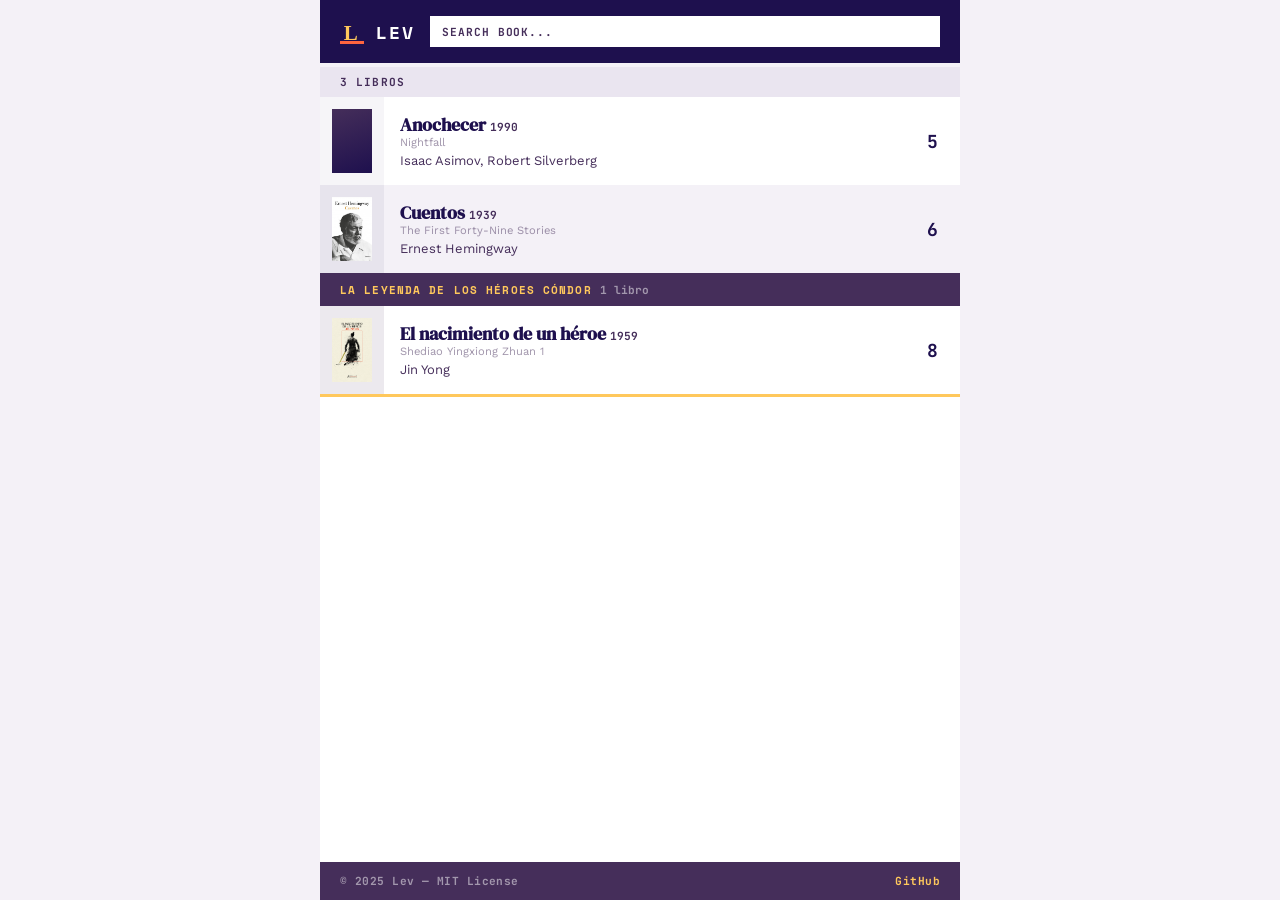
<file: index.html>
<!DOCTYPE html>
<html lang="es">
<head>
<meta charset="UTF-8">
<meta name="viewport" content="width=device-width, initial-scale=1.0">
<meta name="description" content="Lev — Personal book tracker">
<title>Lev</title>
<link rel="icon" href="assets/logo.svg" type="image/svg+xml">
</head>
<body>

<!-- Toolbar -->
<nav class="bg-deep flex items-center gap-4 px-5 py-4 w-full">
  <a href="/" class="flex items-center gap-3 shrink-0" style="text-decoration:none">
    <img src="assets/logo.svg" alt="" class="w-6 h-6">
    <mark class="font-brand text-lg fw-700 uppercase tracking-wide color-white bg-deep">Lev</mark>
  </a>
  <search class="flex-1">
    <input id="search" type="search" placeholder="Search book..." class="w-full bg-white color-deep font-body text-sm py-2 px-3 search-input">
  </search>
</nav>
<div class="bg-orange accent-strip"></div>

<!-- Book List -->
<main class="bg-white max-w-app mx-auto flex-1 w-full">
  <output id="book-count" class="bg-surface-alt color-mid font-mono text-xs fw-700 tracking-wide uppercase block px-5 py-2"></output>
  <div id="book-list"></div>
</main>

<!-- Footer -->
<footer class="bg-purple flex items-center justify-between flex-wrap gap-2 px-5 py-3 max-w-app mx-auto w-full">
  <small class="font-mono text-xs fw-700 color-white-50 tracking-sm">&copy; 2025 Lev &mdash; MIT License</small>
  <a href="https://github.com/santiagoferreira/books" target="_blank" rel="noopener" class="font-mono text-xs fw-700 color-yellow tracking-sm footer-link">GitHub</a>
</footer>

<!-- Book Detail Dialog -->
<dialog id="book-detail" class="book-dialog">
  <header id="detail-header" class="bg-deep px-5 py-5 flex items-start justify-between">
    <div>
      <h2 id="detail-title" class="font-title text-xl color-white leading-tight"></h2>
      <p id="detail-subtitle" class="font-body text-sm color-white-65 italic mt-1" hidden></p>
      <p id="detail-original" class="font-body text-sm color-white-50 mt-1" hidden></p>
      <p id="detail-saga" class="detail-saga-badge font-mono text-xs fw-700 color-yellow bg-purple uppercase tracking-sm" hidden></p>
    </div>
    <button id="detail-close" class="bg-purple color-white font-mono text-sm fw-700 py-1 px-3 uppercase tracking-wide close-btn">CLOSE</button>
  </header>
  <div class="bg-orange accent-strip"></div>
  <div id="detail-body" class="detail-grid">
    <aside id="detail-cover-col" class="bg-purple flex items-start justify-center p-4">
      <figure id="detail-cover-wrap"></figure>
    </aside>
    <div id="detail-meta-col" class="flex flex-col">
      <p id="detail-author" class="bg-surface font-body fw-600 text-base color-orange px-4 py-3"></p>
      <div id="detail-meta-rows"></div>
    </div>
  </div>
  <section id="detail-score-section" class="detail-score-strip bg-surface-alt flex items-center">
    <data id="detail-score" class="bg-orange color-white font-mono text-3xl fw-700 text-center detail-score-number"></data>
    <p class="font-brand text-xs uppercase tracking-wider color-mid px-4 py-3">Personal Score</p>
  </section>
  <section id="detail-review-section" class="bg-deep p-5">
    <h3 class="font-mono text-xs fw-700 uppercase tracking-wide color-yellow mb-3">Review</h3>
    <blockquote id="detail-review" class="font-title text-lg leading-relaxed color-white"></blockquote>
  </section>
</dialog>

<!-- Templates -->
<template id="tpl-book-row">
  <article class="book-row">
    <div class="book-cover-col" data-slot="cover"></div>
    <div class="flex-1 flex flex-col justify-center px-4 py-3 min-w-0">
      <h3 class="row-title font-title text-lg leading-tight color-deep" data-slot="title">
        <time class="font-mono text-xs fw-700 color-mid" data-slot="year"></time>
      </h3>
      <p class="row-subtitle font-body text-xs color-mid italic" data-slot="subtitle" hidden></p>
      <p class="row-original font-body text-xs color-mid" data-slot="original" hidden></p>
      <p class="row-author font-body text-sm color-mid mt-1" data-slot="author"></p>
    </div>
    <div class="score-col-w shrink-0 flex items-center justify-center">
      <data class="book-score" data-slot="score"></data>
    </div>
  </article>
</template>

<template id="tpl-saga-header">
  <div class="saga-header bg-purple px-5 py-2 flex items-center gap-2">
    <span class="font-brand text-xs fw-700 color-yellow uppercase tracking-wide" data-slot="saga-name"></span>
    <span class="font-mono text-xs fw-700 color-white-50" data-slot="saga-count"></span>
  </div>
</template>

<template id="tpl-saga-end">
  <div class="saga-end"></div>
</template>

<template id="tpl-meta-row">
  <div class="meta-row">
    <span class="meta-label-w shrink-0 flex items-center font-mono text-xs fw-700 uppercase tracking-wide color-mid px-3 py-2" data-slot="label"></span>
    <span class="flex items-center color-deep px-3 py-2" data-slot="value"></span>
  </div>
</template>

<!-- Help Dialog -->
<dialog id="help" class="help-dialog">
  <header class="bg-deep px-5 py-4 flex items-center justify-between">
    <h2 class="font-brand text-base fw-700 uppercase tracking-wide color-white">Keyboard Shortcuts</h2>
    <button class="bg-purple color-white font-mono text-sm fw-700 py-1 px-3 uppercase tracking-wide close-btn help-close-btn">CLOSE</button>
  </header>
  <div class="bg-orange accent-strip"></div>
  <dl class="help-list bg-white p-5">
    <div class="flex items-center gap-3 py-2">
      <dt><kbd class="bg-surface font-mono text-xs fw-700 color-deep px-2 py-1">&darr;</kbd> <kbd class="bg-surface font-mono text-xs fw-700 color-deep px-2 py-1">&uarr;</kbd></dt>
      <dd class="font-body text-sm color-mid">Navigate book list</dd>
    </div>
    <div class="flex items-center gap-3 py-2">
      <dt><kbd class="bg-surface font-mono text-xs fw-700 color-deep px-2 py-1">Enter</kbd></dt>
      <dd class="font-body text-sm color-mid">Open selected book</dd>
    </div>
    <div class="flex items-center gap-3 py-2">
      <dt><kbd class="bg-surface font-mono text-xs fw-700 color-deep px-2 py-1">Esc</kbd></dt>
      <dd class="font-body text-sm color-mid">Close dialog / blur search</dd>
    </div>
    <div class="flex items-center gap-3 py-2">
      <dt><kbd class="bg-surface font-mono text-xs fw-700 color-deep px-2 py-1">F</kbd></dt>
      <dd class="font-body text-sm color-mid">Focus search bar</dd>
    </div>
    <div class="flex items-center gap-3 py-2">
      <dt><kbd class="bg-surface font-mono text-xs fw-700 color-deep px-2 py-1">?</kbd></dt>
      <dd class="font-body text-sm color-mid">Show this help</dd>
    </div>
  </dl>
</dialog>

<style>
/* ========================================
   @font-face & Design Tokens (outside layers)
   ======================================== */
@font-face {
  font-family: 'SpaceMono';
  src: url('assets/space-mono-700.woff2') format('woff2');
  font-weight: 700;
  font-style: normal;
  font-display: swap;
}
@font-face {
  font-family: 'DMSerif';
  src: url('assets/dm-serif-display-400.woff2') format('woff2');
  font-weight: 400;
  font-style: normal;
  font-display: swap;
}
@font-face {
  font-family: 'WorkSans';
  src: url('assets/work-sans-400.woff2') format('woff2');
  font-weight: 400;
  font-style: normal;
  font-display: swap;
}
@font-face {
  font-family: 'WorkSans';
  src: url('assets/work-sans-600.woff2') format('woff2');
  font-weight: 600;
  font-style: normal;
  font-display: swap;
}
@font-face {
  font-family: 'JetBrainsMono';
  src: url('assets/jetbrains-mono-700.woff2') format('woff2');
  font-weight: 700;
  font-style: normal;
  font-display: swap;
}

:root {
  --c-deep: #1E104E;
  --c-purple: #452E5A;
  --c-orange: #FF653F;
  --c-yellow: #FFC85C;
  --c-white: #FFFFFF;
  --surface: #F4F1F7;
  --surface-alt: #EAE5F0;

  --f-brand: 'SpaceMono', monospace;
  --f-title: 'DMSerif', serif;
  --f-body: 'WorkSans', sans-serif;
  --f-mono: 'JetBrainsMono', monospace;

  --text-xs: 0.7rem;
  --text-sm: 0.8125rem;
  --text-base: 0.9375rem;
  --text-lg: 1.125rem;
  --text-xl: 1.5rem;
  --text-2xl: 2rem;
  --text-3xl: 2.75rem;

  --sp-1: 0.25rem;
  --sp-2: 0.5rem;
  --sp-3: 0.75rem;
  --sp-4: 1rem;
  --sp-5: 1.25rem;
  --sp-6: 1.5rem;
  --sp-8: 2rem;
}

@layer reset, utility, component;

/* ========================================
   @layer reset
   ======================================== */
@layer reset {
  *, *::before, *::after { margin: 0; padding: 0; box-sizing: border-box; }
  body {
    font-family: var(--f-body);
    font-size: var(--text-base);
    color: var(--c-deep);
    background: var(--surface);
    -webkit-font-smoothing: antialiased;
    min-height: 100dvh;
    display: flex;
    flex-direction: column;
  }
  a { color: inherit; }
  button { cursor: pointer; border: none; font: inherit; }
  input { border: none; font: inherit; outline: none; }
  img { display: block; max-width: 100%; }
  dl, dt, dd { margin: 0; }
}

/* ========================================
   @layer utility
   ======================================== */
@layer utility {
  .bg-deep { background: var(--c-deep); }
  .bg-purple { background: var(--c-purple); }
  .bg-orange { background: var(--c-orange); }
  .bg-yellow { background: var(--c-yellow); }
  .bg-white { background: var(--c-white); }
  .bg-surface { background: var(--surface); }
  .bg-surface-alt { background: var(--surface-alt); }

  .color-deep { color: var(--c-deep); }
  .color-purple { color: var(--c-purple); }
  .color-orange { color: var(--c-orange); }
  .color-yellow { color: var(--c-yellow); }
  .color-white { color: var(--c-white); }
  .color-mid { color: var(--c-purple); }
  .color-white-50 { color: rgba(255,255,255,0.5); }
  .color-white-65 { color: rgba(255,255,255,0.65); }

  .font-brand { font-family: var(--f-brand); }
  .font-title { font-family: var(--f-title); }
  .font-body { font-family: var(--f-body); }
  .font-mono { font-family: var(--f-mono); }

  .text-xs { font-size: var(--text-xs); }
  .text-sm { font-size: var(--text-sm); }
  .text-base { font-size: var(--text-base); }
  .text-lg { font-size: var(--text-lg); }
  .text-xl { font-size: var(--text-xl); }
  .text-2xl { font-size: var(--text-2xl); }
  .text-3xl { font-size: var(--text-3xl); }

  .fw-400 { font-weight: 400; }
  .fw-600 { font-weight: 600; }
  .fw-700 { font-weight: 700; }

  .uppercase { text-transform: uppercase; }
  .italic { font-style: italic; }
  .leading-tight { line-height: 1.2; }
  .leading-relaxed { line-height: 1.55; }
  .tracking-sm { letter-spacing: 0.04em; }
  .tracking-wide { letter-spacing: 0.1em; }
  .tracking-wider { letter-spacing: 0.12em; }
  .text-center { text-align: center; }

  .p-1 { padding: var(--sp-1); }
  .p-2 { padding: var(--sp-2); }
  .p-3 { padding: var(--sp-3); }
  .p-4 { padding: var(--sp-4); }
  .p-5 { padding: var(--sp-5); }
  .p-6 { padding: var(--sp-6); }
  .px-2 { padding-inline: var(--sp-2); }
  .px-3 { padding-inline: var(--sp-3); }
  .px-4 { padding-inline: var(--sp-4); }
  .px-5 { padding-inline: var(--sp-5); }
  .py-1 { padding-block: var(--sp-1); }
  .py-2 { padding-block: var(--sp-2); }
  .py-3 { padding-block: var(--sp-3); }
  .py-4 { padding-block: var(--sp-4); }
  .py-5 { padding-block: var(--sp-5); }
  .mt-1 { margin-top: var(--sp-1); }
  .mt-2 { margin-top: var(--sp-2); }
  .mb-3 { margin-bottom: var(--sp-3); }
  .mx-auto { margin-inline: auto; }
  .gap-2 { gap: var(--sp-2); }
  .gap-3 { gap: var(--sp-3); }
  .gap-4 { gap: var(--sp-4); }

  .flex { display: flex; }
  .flex-col { flex-direction: column; }
  .flex-1 { flex: 1; }
  .flex-wrap { flex-wrap: wrap; }
  .items-center { align-items: center; }
  .items-start { align-items: flex-start; }
  .items-stretch { align-items: stretch; }
  .justify-center { justify-content: center; }
  .justify-between { justify-content: space-between; }
  .shrink-0 { flex-shrink: 0; }
  .grid { display: grid; }
  .block { display: block; }
  .hidden { display: none; }

  .w-full { width: 100%; }
  .w-6 { width: 1.5rem; }
  .h-6 { height: 1.5rem; }
  .max-w-app { max-width: 640px; }

  .cover-sm { width: 44px; height: 64px; }
  .cover-lg { width: 88px; height: 130px; }
  .score-col-w { width: 56px; }
  .cover-col-w { width: 64px; }
  .meta-label-w { width: 90px; }

  .object-cover { object-fit: cover; }
  .min-w-0 { min-width: 0; }
}

/* ========================================
   @layer component
   ======================================== */
@layer component {
  .accent-strip { height: 4px; }

  .search-input {
    transition: background 0.15s;
    &::placeholder {
      color: var(--c-purple);
      font-family: var(--f-mono);
      font-size: var(--text-xs);
      text-transform: uppercase;
      letter-spacing: 0.08em;
    }
    &:focus {
      background: var(--c-yellow);
    }
  }

  .book-row {
    display: flex;
    align-items: stretch;
    cursor: pointer;
    transition: background 0.1s;
    background: var(--c-white);
    &:nth-child(even) { background: var(--surface); }
    &:nth-child(even) .book-cover-col { background: rgba(30,16,78,0.06); }
    &:hover { background: var(--c-yellow); }
    &:hover .book-score { background: var(--c-deep); color: var(--c-yellow); }
    &:hover .book-cover-col { background: rgba(30,16,78,0.08); }
    &.selected { background: var(--surface-alt); }
    &.selected .book-cover-col { background: rgba(30,16,78,0.08); }
  }

  .book-cover-col {
    width: 64px;
    flex-shrink: 0;
    display: flex;
    align-items: center;
    justify-content: center;
    padding: var(--sp-3);
    background: rgba(30,16,78,0.04);
  }

  .book-score {
    font-family: var(--f-mono);
    font-size: var(--text-lg);
    font-weight: 700;
    color: var(--c-deep);
    transition: background 0.1s, color 0.1s;
    width: 100%;
    height: 100%;
    display: flex;
    align-items: center;
    justify-content: center;
  }
  .book-score-high { background: var(--c-orange); color: var(--c-white); }

  .cover-ph { display: flex; align-items: center; justify-content: center; }
  .ph-0 { background: linear-gradient(160deg, var(--c-orange), var(--c-yellow)); }
  .ph-1 { background: linear-gradient(160deg, var(--c-purple), var(--c-deep)); }
  .ph-2 { background: linear-gradient(160deg, var(--c-deep), var(--c-orange)); }
  .ph-3 { background: linear-gradient(160deg, var(--c-yellow), var(--c-orange)); }
  .ph-4 { background: linear-gradient(160deg, var(--c-purple), var(--c-orange)); }

  /* Text overflow — fixed row height */
  .row-title {
    display: -webkit-box;
    -webkit-line-clamp: 2;
    -webkit-box-orient: vertical;
    overflow: hidden;
  }
  .row-subtitle {
    opacity: 0.7;
    margin-top: 1px;
    display: -webkit-box;
    -webkit-line-clamp: 2;
    -webkit-box-orient: vertical;
    overflow: hidden;
  }
  .row-original {
    opacity: 0.5;
    margin-top: 1px;
    white-space: nowrap;
    overflow: hidden;
    text-overflow: ellipsis;
  }
  .row-author {
    white-space: nowrap;
    overflow: hidden;
    text-overflow: ellipsis;
  }

  /* Saga group header */
  .saga-header {
    /* styled via utility classes in template */
  }

  /* Saga end separator */
  .saga-end {
    height: 3px;
    background: var(--c-yellow);
  }

  /* Saga group — cover col tint */
  .saga-group .book-row .book-cover-col {
    background: rgba(69,46,90,0.1);
  }
  .saga-group .book-row:nth-child(even) .book-cover-col {
    background: rgba(69,46,90,0.14);
  }

  /* Detail saga badge */
  .detail-saga-badge {
    display: inline-block;
    padding: 0.15rem 0.5rem;
    margin-top: 0.5rem;
  }

  .detail-grid { display: grid; grid-template-columns: 120px 1fr; }
  .detail-score-number { width: 120px; flex-shrink: 0; padding: var(--sp-3) 0; }

  .meta-row {
    display: flex;
    background: var(--c-white);
    &:nth-child(odd) { background: var(--surface); }
  }

  .close-btn {
    transition: background 0.1s;
    &:hover { background: var(--c-orange); }
  }

  .footer-link {
    text-decoration: none;
    transition: color 0.1s;
    &:hover { color: var(--c-orange); }
  }

  dialog {
    border: none;
    padding: 0;
    max-width: 640px;
    width: 100%;
    margin: auto;
    overflow: hidden;
    background: var(--c-white);
    &::backdrop { background: rgba(30,16,78,0.6); }
    opacity: 1;
    transform: scale(1);
    transition: opacity 0.2s ease, transform 0.2s ease,
                overlay 0.2s ease allow-discrete,
                display 0.2s ease allow-discrete;
    @starting-style { opacity: 0; transform: scale(0.95); }
    &:not([open]) { opacity: 0; transform: scale(0.95); }
  }

  .help-list div {
    &:nth-child(even) { background: var(--surface); }
  }

  @media (max-width: 640px) {
    dialog {
      max-width: 100%;
      max-height: 100%;
      width: 100vw;
      height: 100dvh;
      margin: 0;
    }
    .detail-grid { grid-template-columns: 1fr; }
    .detail-score-strip { flex-direction: column; }
    .detail-score-number { width: 100%; }
    footer { flex-direction: column; align-items: flex-start; }
  }

  @media (min-width: 641px) {
    nav { max-width: 640px; margin-inline: auto; }
    .accent-strip { max-width: 640px; margin-inline: auto; }
  }
}
</style>

<script type="module">
  // Data source: local db.json controlled by the user.
  // DOM construction uses safe textContent and createElement where possible.
  // Template strings for structural HTML only — no user-facing input is rendered.

  // --- Data ---
  const response = await fetch('db.json');
  const allBooks = await response.json();

  // --- DOM refs ---
  const bookList = document.getElementById('book-list');
  const bookCount = document.getElementById('book-count');
  const searchInput = document.getElementById('search');
  const detailDialog = document.getElementById('book-detail');
  const helpDialog = document.getElementById('help');
  const detailTitle = document.getElementById('detail-title');
  const detailSubtitle = document.getElementById('detail-subtitle');
  const detailOriginal = document.getElementById('detail-original');
  const detailSaga = document.getElementById('detail-saga');
  const detailAuthor = document.getElementById('detail-author');
  const detailCoverWrap = document.getElementById('detail-cover-wrap');
  const detailMetaRows = document.getElementById('detail-meta-rows');
  const detailScore = document.getElementById('detail-score');
  const detailReviewSection = document.getElementById('detail-review-section');
  const detailReview = document.getElementById('detail-review');

  // --- State ---
  let displayedBooks = [];
  let selectedIndex = -1;

  // --- Fuzzy search (trigram) ---
  const trigrams = (str) => {
    const s = str.toLowerCase();
    if (s.length < 3) return new Set([s]);
    const set = new Set();
    for (let i = 0; i <= s.length - 3; i++) set.add(s.slice(i, i + 3));
    return set;
  };

  const trigramScore = (query, text) => {
    const qTri = trigrams(query);
    const tTri = trigrams(text);
    let matches = 0;
    for (const t of qTri) if (tTri.has(t)) matches++;
    return qTri.size === 0 ? 0 : matches / qTri.size;
  };

  const bookMatchesQuery = (book, query) => {
    const fields = [
      book.title,
      book.subtitle ?? '',
      book.original_title ?? '',
      book.saga?.name ?? '',
      ...(book.authors?.map(a => a.name) ?? [])
    ];
    return fields.some(f => trigramScore(query, f) >= 0.3);
  };

  // --- Sorting: saga groups + alphabetical ---
  // Books with a saga group together. Groups sort by saga name among standalone books.
  // Within a group, books sort by saga.order. Standalone books sort by title.
  const sortBooks = (books) => {
    // Separate saga books and standalone books
    const sagas = new Map(); // saga name -> [books]
    const standalone = [];

    for (const book of books) {
      if (book.saga?.name) {
        const key = book.saga.name;
        if (!sagas.has(key)) sagas.set(key, []);
        sagas.get(key).push(book);
      } else {
        standalone.push(book);
      }
    }

    // Sort standalone alphabetically
    standalone.sort((a, b) => a.title.localeCompare(b.title, 'es'));

    // Sort each saga group by order
    for (const group of sagas.values()) {
      group.sort((a, b) => (a.saga.order ?? 0) - (b.saga.order ?? 0));
    }

    // Merge: saga groups sort by their name among standalone titles
    // Build a unified list of { type: 'standalone', book } | { type: 'saga', name, books }
    const entries = [];
    for (const book of standalone) entries.push({ type: 'standalone', sortKey: book.title, book });
    for (const [name, books] of sagas) entries.push({ type: 'saga', sortKey: name, name, books });
    entries.sort((a, b) => a.sortKey.localeCompare(b.sortKey, 'es'));

    return entries;
  };

  // --- Templates ---
  const bookRowTpl = document.getElementById('tpl-book-row');
  const sagaHeaderTpl = document.getElementById('tpl-saga-header');
  const sagaEndTpl = document.getElementById('tpl-saga-end');
  const metaRowTpl = document.getElementById('tpl-meta-row');

  const slot = (root, name) => root.querySelector(`[data-slot="${name}"]`);

  // --- Cover helpers ---
  const gradientClass = (id) => `ph-${id % 5}`;

  const createCoverEl = (book, size = 'sm') => {
    const cls = size === 'sm' ? 'cover-sm' : 'cover-lg';
    const defaultCover = book.covers?.find(c => c.default);

    if (defaultCover) {
      const img = document.createElement('img');
      img.src = defaultCover.file;
      img.alt = '';
      img.className = `${cls} object-cover`;
      img.onerror = () => {
        const ph = document.createElement('div');
        ph.className = `${cls} cover-ph ${gradientClass(book.id)}`;
        img.replaceWith(ph);
      };
      return img;
    }

    const ph = document.createElement('div');
    ph.className = `${cls} cover-ph ${gradientClass(book.id)}`;
    return ph;
  };

  // --- Build a single book row from template ---
  const buildBookRow = (book, flatIndex) => {
    const frag = bookRowTpl.content.cloneNode(true);
    const article = frag.querySelector('article');
    article.dataset.index = flatIndex;

    slot(frag, 'cover').appendChild(createCoverEl(book));

    const titleEl = slot(frag, 'title');
    titleEl.prepend(book.title + ' ');
    const yearEl = slot(frag, 'year');
    if (book.first_publishing_date) {
      yearEl.textContent = book.first_publishing_date;
    } else {
      yearEl.remove();
    }

    // Subtitle
    const subtitleEl = slot(frag, 'subtitle');
    if (book.subtitle) {
      subtitleEl.textContent = book.subtitle;
      subtitleEl.hidden = false;
    } else {
      subtitleEl.remove();
    }

    // Original title
    const origEl = slot(frag, 'original');
    if (book.original_title && book.original_title !== book.title) {
      origEl.textContent = book.original_title;
      origEl.hidden = false;
    } else {
      origEl.remove();
    }

    // Author
    const authorEl = slot(frag, 'author');
    const authors = book.authors?.map(a => a.name).join(', ');
    if (authors) {
      authorEl.textContent = authors;
    } else {
      authorEl.remove();
    }

    // Score
    const scoreEl = slot(frag, 'score');
    const hasScore = book.score != null;
    scoreEl.textContent = hasScore ? book.score : '\u2013';
    if (hasScore) scoreEl.value = book.score;
    if (hasScore && book.score >= 9) scoreEl.classList.add('book-score-high');

    return frag;
  };

  // --- Render book list with saga grouping ---
  const renderBooks = (books) => {
    selectedIndex = -1;
    bookList.replaceChildren();

    const entries = sortBooks(books);

    // Build flat list for keyboard nav and dialog lookup
    const flat = [];
    for (const entry of entries) {
      if (entry.type === 'standalone') flat.push(entry.book);
      else for (const b of entry.books) flat.push(b);
    }
    displayedBooks = flat;

    if (flat.length === 0) {
      const p = document.createElement('p');
      p.className = 'font-body text-sm color-mid p-5';
      p.textContent = 'No books found.';
      bookList.appendChild(p);
    } else {
      let flatIndex = 0;
      for (const entry of entries) {
        if (entry.type === 'standalone') {
          bookList.appendChild(buildBookRow(entry.book, flatIndex));
          flatIndex++;
        } else {
          // Saga header
          const headerFrag = sagaHeaderTpl.content.cloneNode(true);
          slot(headerFrag, 'saga-name').textContent = entry.name;
          slot(headerFrag, 'saga-count').textContent = `${entry.books.length} ${entry.books.length === 1 ? 'libro' : 'libros'}`;
          bookList.appendChild(headerFrag);

          // Saga group wrapper
          const group = document.createElement('div');
          group.className = 'saga-group';
          for (const book of entry.books) {
            group.appendChild(buildBookRow(book, flatIndex));
            flatIndex++;
          }
          bookList.appendChild(group);

          // Saga end separator
          bookList.appendChild(sagaEndTpl.content.cloneNode(true));
        }
      }
    }

    bookCount.textContent = `${flat.length} ${flat.length === 1 ? 'libro' : 'libros'}`;
  };

  // --- Search ---
  searchInput.addEventListener('input', () => {
    const query = searchInput.value.trim();
    renderBooks(query ? allBooks.filter(b => bookMatchesQuery(b, query)) : allBooks);
  });

  // --- Dialog: populate and show ---
  const openBookDetail = (book) => {
    detailTitle.textContent = book.title;

    // Subtitle
    if (book.subtitle) {
      detailSubtitle.textContent = book.subtitle;
      detailSubtitle.hidden = false;
    } else {
      detailSubtitle.hidden = true;
    }

    // Original title
    if (book.original_title && book.original_title !== book.title) {
      detailOriginal.textContent = book.original_title;
      detailOriginal.hidden = false;
    } else {
      detailOriginal.hidden = true;
    }

    // Saga badge
    if (book.saga?.name) {
      detailSaga.textContent = `${book.saga.name} #${book.saga.order}`;
      detailSaga.hidden = false;
    } else {
      detailSaga.hidden = true;
    }

    detailAuthor.textContent = book.authors?.map(a => a.name).join(', ') ?? '';
    detailCoverWrap.replaceChildren(createCoverEl(book, 'lg'));

    // Meta rows using <template>
    detailMetaRows.replaceChildren();
    const rows = [];
    if (book.first_publishing_date) rows.push({ label: 'Year', value: book.first_publishing_date, mono: true });
    if (book.publisher) rows.push({ label: 'Publisher', value: book.publisher, mono: false });
    for (const id of (book.identifiers ?? [])) rows.push({ label: id.type, value: id.value, mono: true });
    if (book.publish_dates?.length > 1) rows.push({ label: 'Editions', value: book.publish_dates.join(', '), mono: false });
    if (book.saga?.name) rows.push({ label: 'Saga', value: `${book.saga.name} #${book.saga.order}`, mono: true });

    for (const r of rows) {
      const frag = metaRowTpl.content.cloneNode(true);
      slot(frag, 'label').textContent = r.label;
      const valueEl = slot(frag, 'value');
      valueEl.textContent = r.value;
      valueEl.classList.add(...(r.mono ? ['font-mono', 'text-xs', 'fw-700'] : ['font-body', 'text-sm']));
      detailMetaRows.appendChild(frag);
    }

    const hasScore = book.score != null;
    detailScore.textContent = hasScore ? book.score : '\u2013';
    if (hasScore) detailScore.value = book.score;

    if (book.review) {
      detailReview.textContent = book.review;
      detailReviewSection.classList.remove('hidden');
    } else {
      detailReviewSection.classList.add('hidden');
    }

    detailDialog.showModal();
  };

  // --- Dialog: close on backdrop click ---
  detailDialog.addEventListener('click', (e) => { if (e.target === detailDialog) detailDialog.close(); });
  helpDialog.addEventListener('click', (e) => { if (e.target === helpDialog) helpDialog.close(); });

  // Close buttons
  document.getElementById('detail-close').addEventListener('click', () => detailDialog.close());
  document.querySelector('.help-close-btn').addEventListener('click', () => helpDialog.close());

  // --- Book row click (event delegation) ---
  bookList.addEventListener('click', (e) => {
    const row = e.target.closest('.book-row');
    if (!row) return;
    const index = parseInt(row.dataset.index, 10);
    selectedIndex = index;
    updateSelection();
    openBookDetail(displayedBooks[index]);
  });

  // --- Selection visual ---
  const updateSelection = () => {
    const rows = bookList.querySelectorAll('.book-row');
    for (const [i, row] of rows.entries()) row.classList.toggle('selected', i === selectedIndex);
    rows[selectedIndex]?.scrollIntoView({ block: 'nearest' });
  };

  // --- Keyboard navigation ---
  document.addEventListener('keydown', (e) => {
    const inSearch = document.activeElement === searchInput;
    const detailOpen = detailDialog.open;
    const helpOpen = helpDialog.open;

    if (e.key === 'Escape') {
      if (detailOpen) {
        requestAnimationFrame(() => bookList.querySelectorAll('.book-row')[selectedIndex]?.focus({ preventScroll: true }));
        return;
      }
      if (helpOpen) return;
      if (inSearch) { e.preventDefault(); searchInput.blur(); return; }
      return;
    }

    if (inSearch) return;
    if (detailOpen || helpOpen) return;

    const rows = bookList.querySelectorAll('.book-row');
    const maxIndex = rows.length - 1;

    switch (e.key) {
      case 'ArrowDown':
        e.preventDefault();
        selectedIndex = Math.min(selectedIndex + 1, maxIndex);
        updateSelection();
        break;
      case 'ArrowUp':
        e.preventDefault();
        selectedIndex = Math.max(selectedIndex - 1, 0);
        updateSelection();
        break;
      case 'Enter':
      case ' ':
        if (selectedIndex >= 0 && selectedIndex < displayedBooks.length) {
          e.preventDefault();
          openBookDetail(displayedBooks[selectedIndex]);
        }
        break;
      case 'f':
      case 'F':
        e.preventDefault();
        searchInput.focus();
        break;
      case '?':
        e.preventDefault();
        helpDialog.showModal();
        break;
    }
  });

  detailDialog.addEventListener('close', () => {
    bookList.querySelectorAll('.book-row')[selectedIndex]?.scrollIntoView({ block: 'nearest' });
  });

  // --- Init ---
  renderBooks(allBooks);
</script>
</body>
</html>
</file>
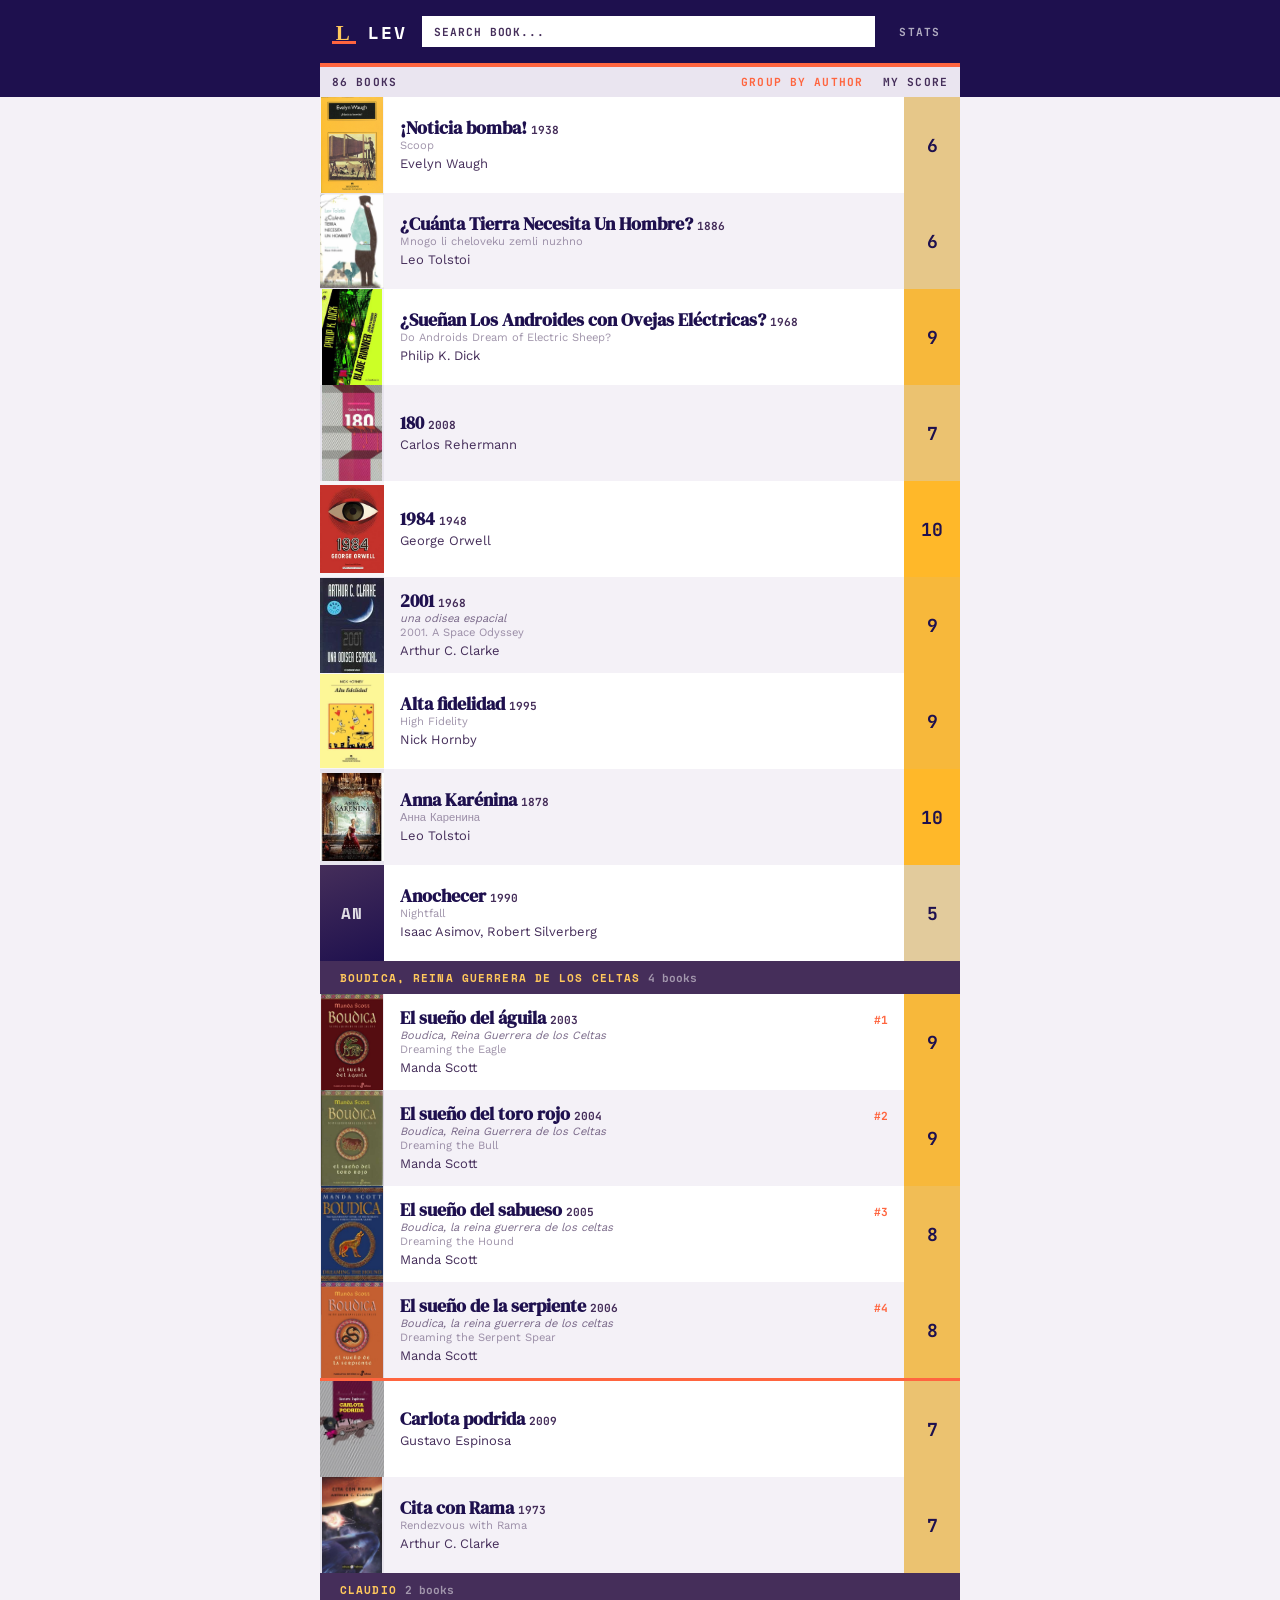
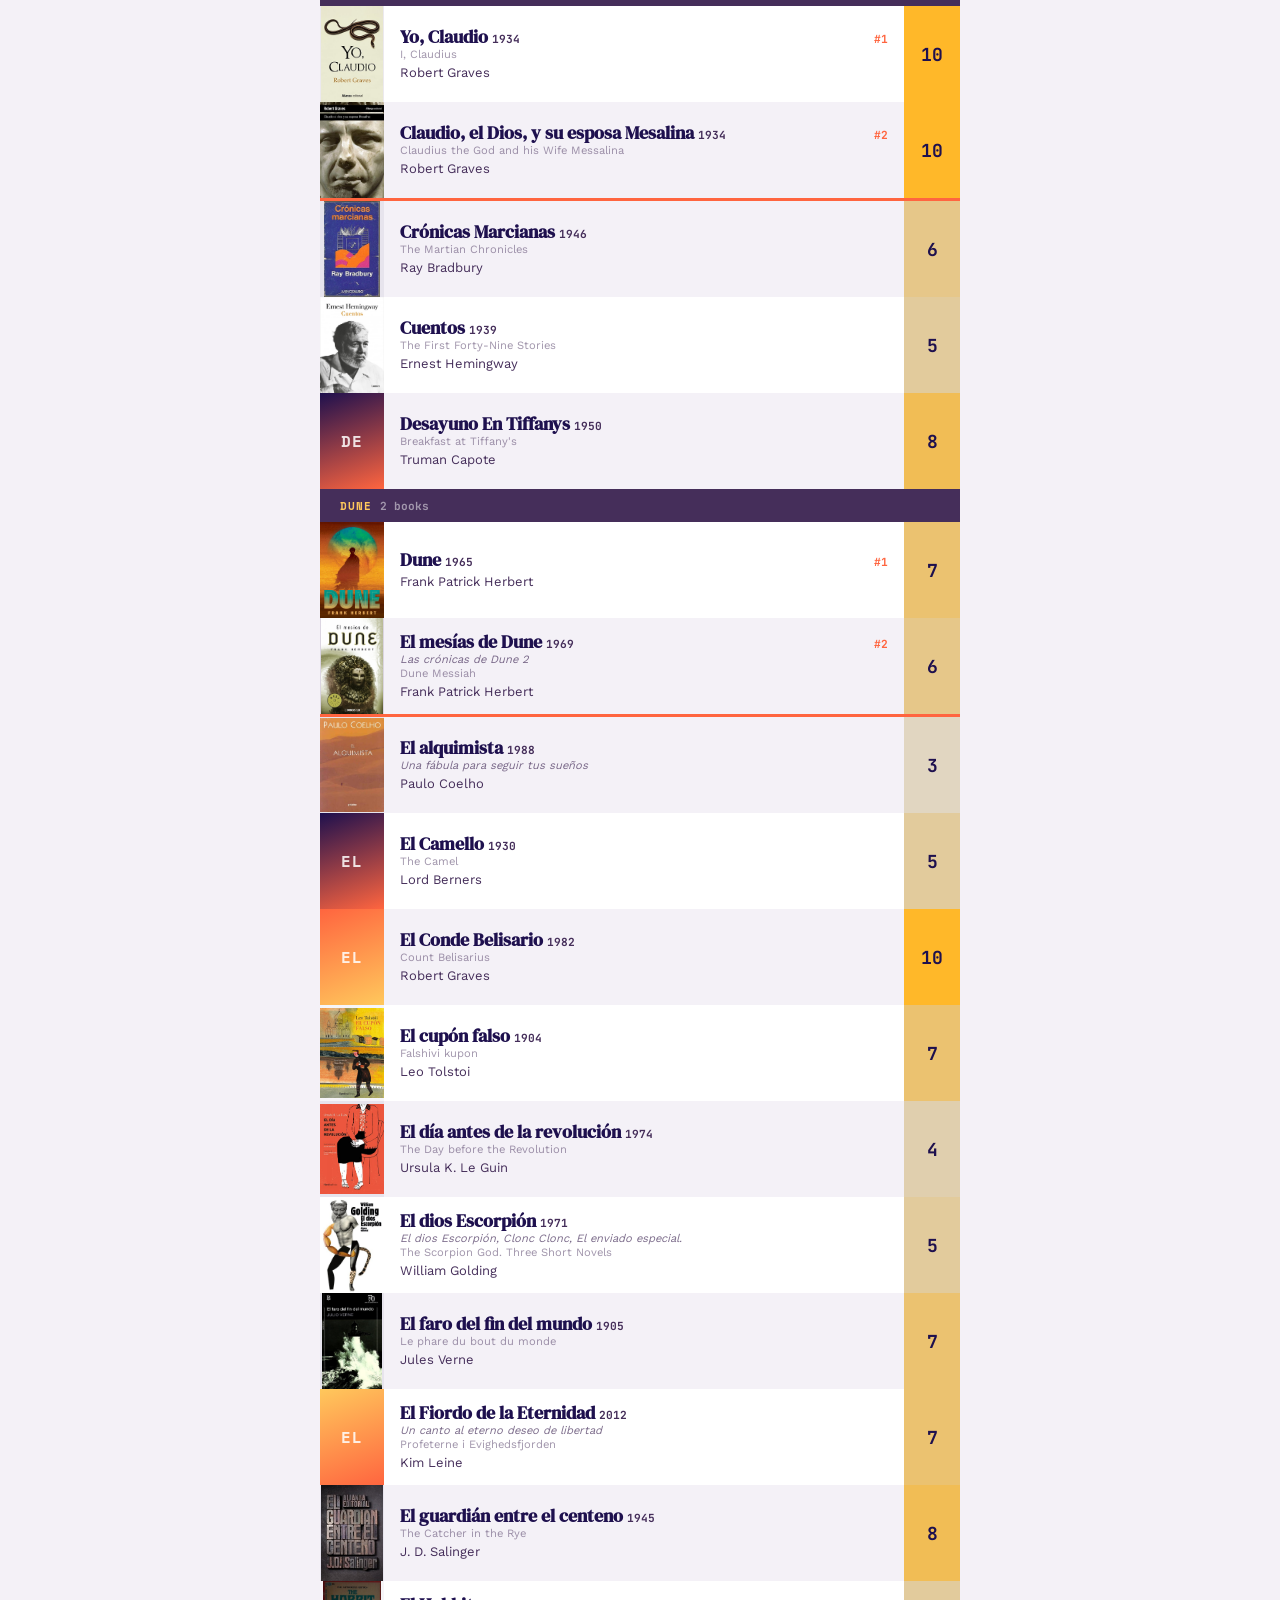
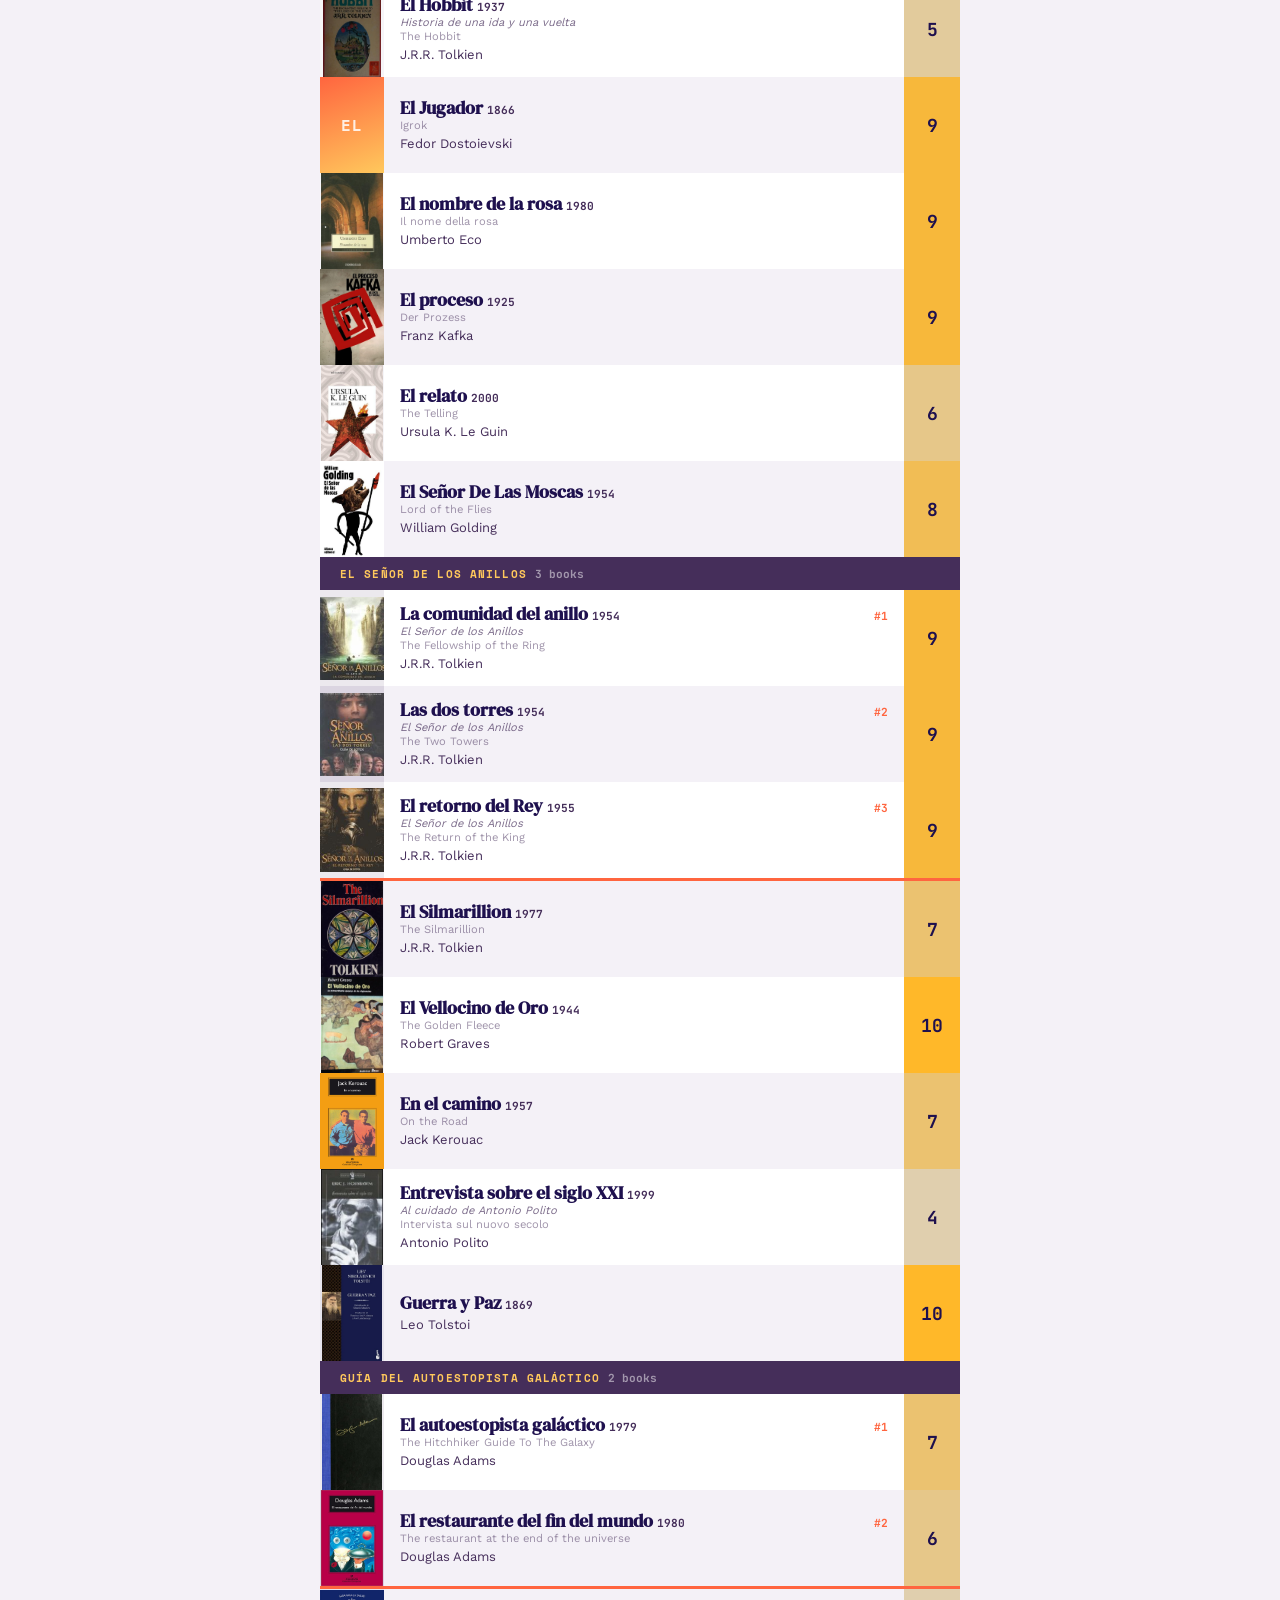
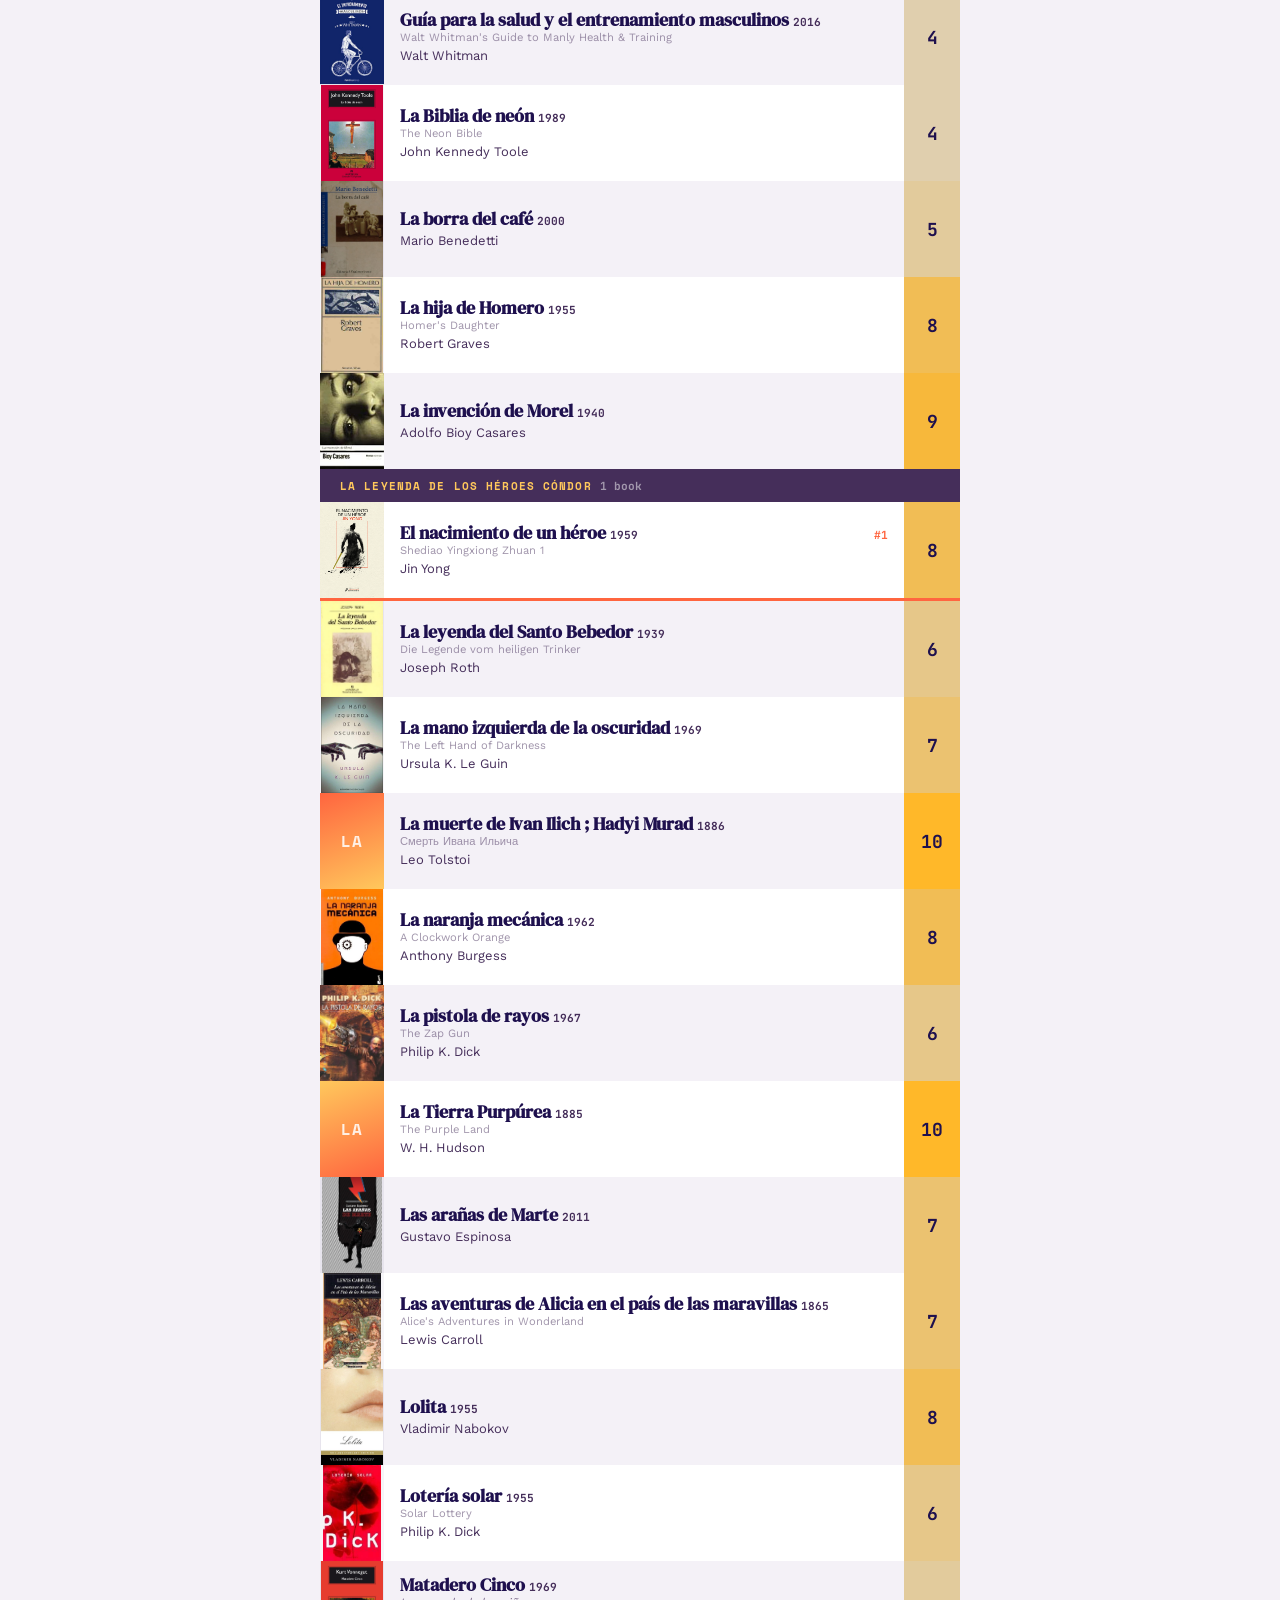
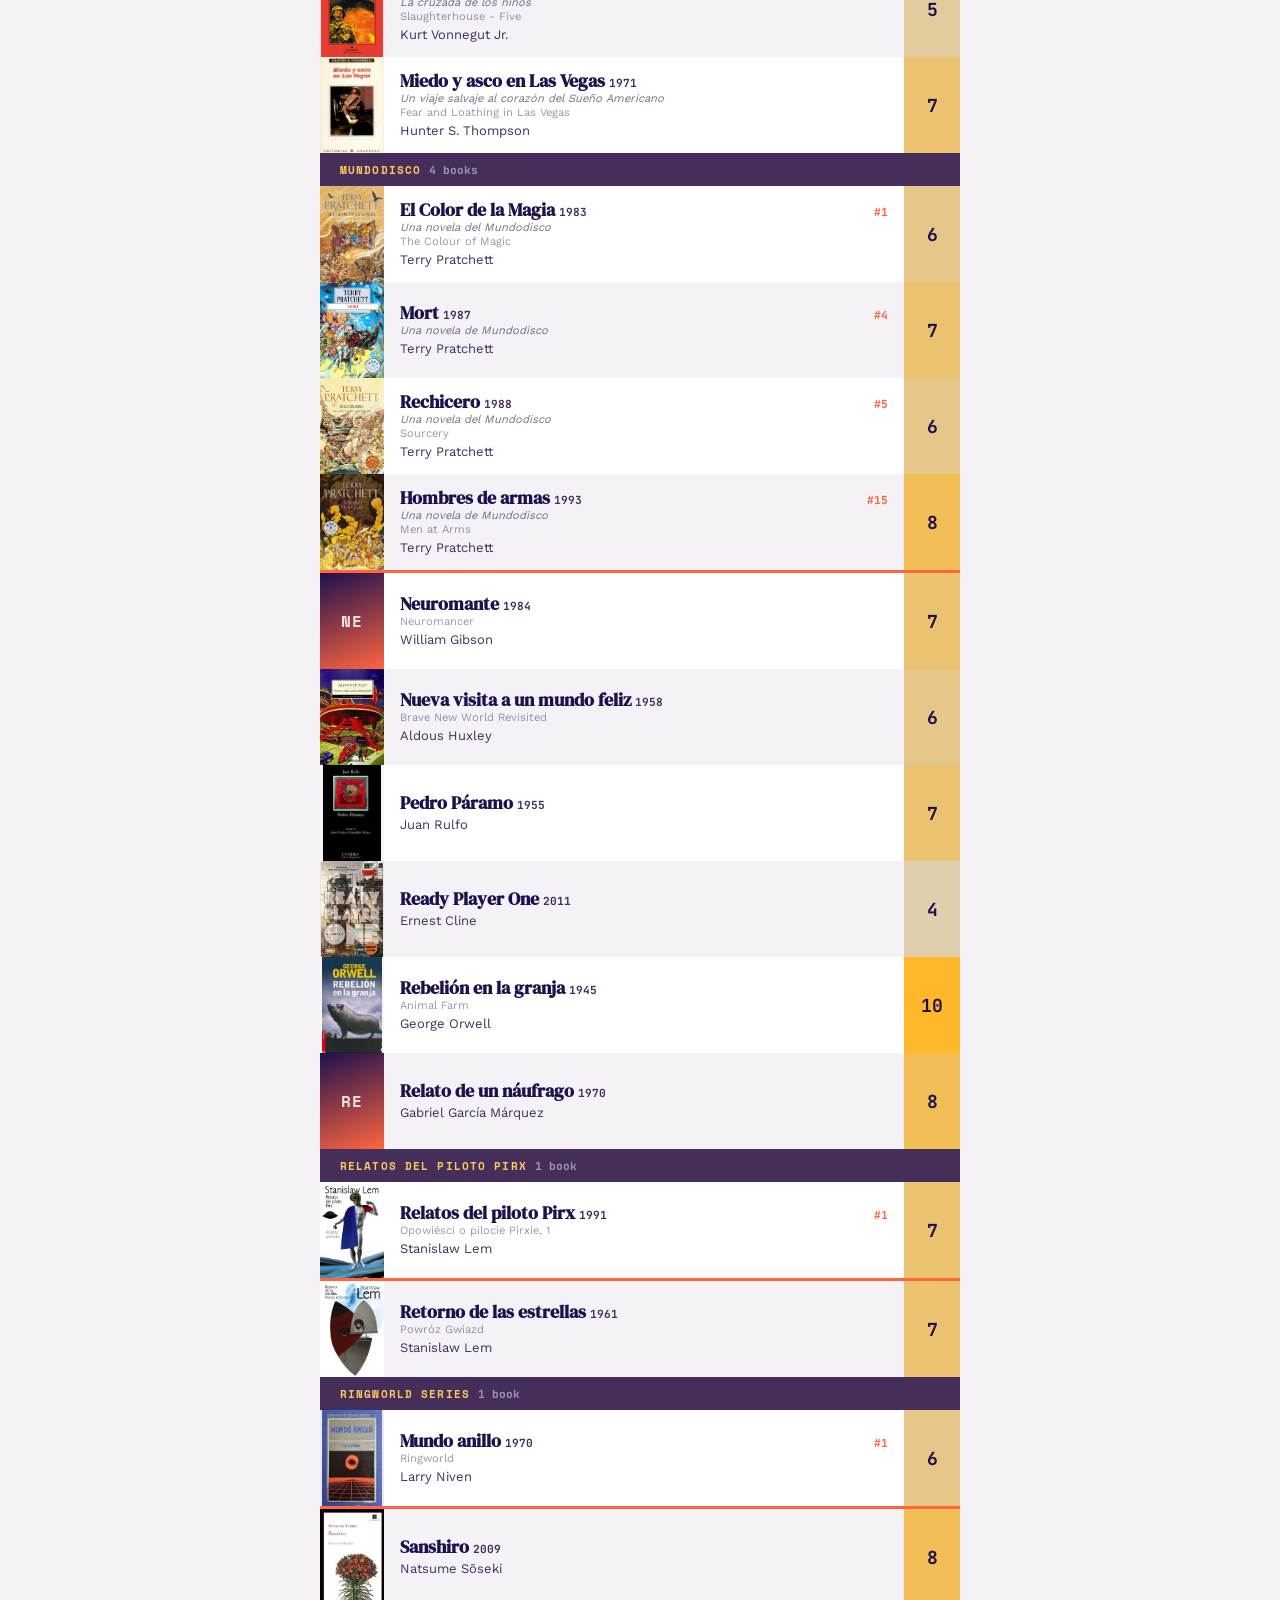
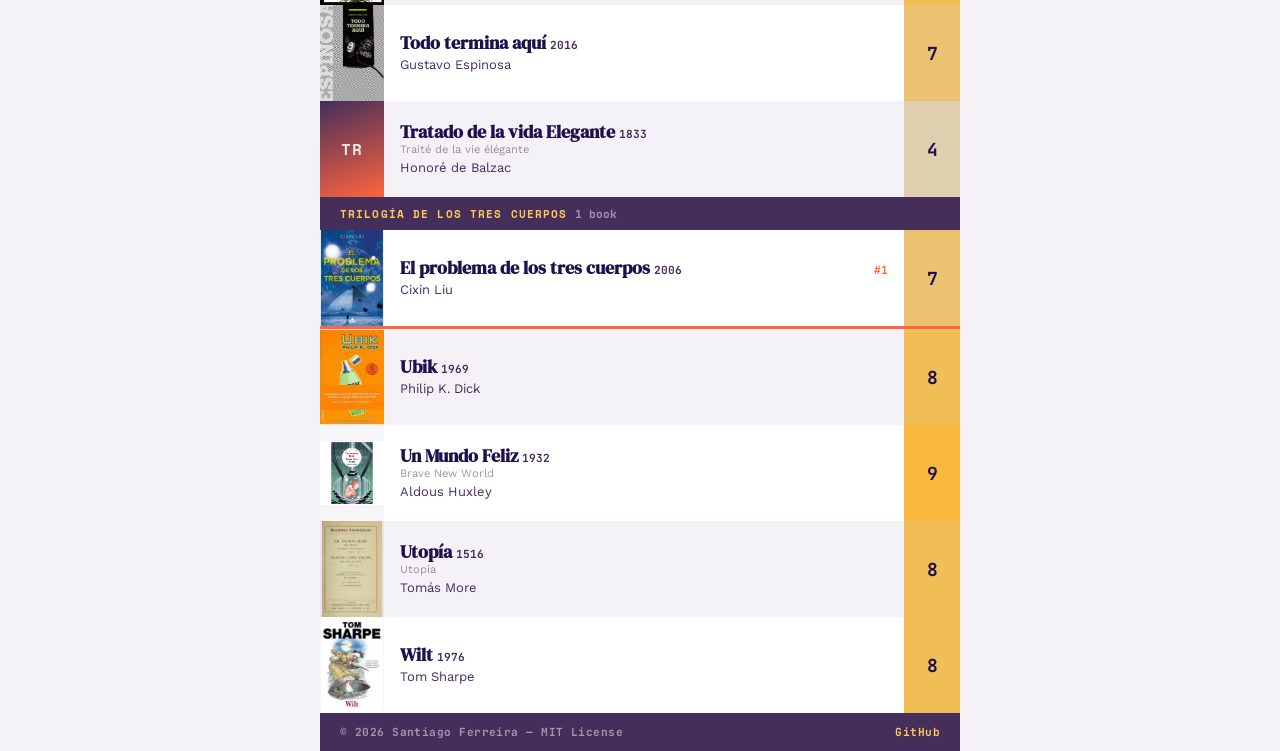
<file: docs/index.html>
<!DOCTYPE html>
<html lang="en">
<head>
<meta charset="UTF-8">
<meta name="viewport" content="width=device-width, initial-scale=1.0">
<meta name="description" content="Lev — Personal book tracker">
<title>Lev</title>
<link rel="icon" href="assets/logo.svg" type="image/svg+xml">
<link rel="manifest" href="manifest.json">
<link rel="apple-touch-icon" href="assets/icon-192.png">
<meta name="theme-color" content="#1E104E">
<meta name="apple-mobile-web-app-capable" content="yes">
<meta name="apple-mobile-web-app-status-bar-style" content="black">
<link rel="stylesheet" href="assets/main.css">
</head>
<body>

<!-- Toolbar -->
<div class="toolbar-sticky bg-deep">
  <nav class="bg-deep flex items-center gap-4 px-3 py-4 w-full">
    <a href="/" class="flex items-center gap-3 shrink-0" style="text-decoration:none">
      <img src="assets/logo.svg" alt="" class="w-6 h-6">
      <mark class="font-brand text-lg fw-700 uppercase tracking-wide color-white bg-deep">Lev</mark>
    </a>
    <search class="flex-1">
      <input id="search" type="search" placeholder="Search book..." class="w-full bg-white color-deep font-body text-sm py-2 px-3 search-input">
    </search>
    <a href="stats.html" class="font-mono text-xs fw-700 uppercase tracking-wide color-white-65 nav-link shrink-0">Stats</a>
  </nav>
  <div class="bg-orange accent-strip"></div>
  <div class="list-meta bg-surface-alt flex items-center justify-between px-3 py-2 max-w-app mx-auto w-full">
    <output id="book-count" class="color-mid font-mono text-xs fw-700 tracking-wide uppercase"></output>
    <button id="group-toggle" class="group-toggle font-mono text-xs fw-700 tracking-wide uppercase" type="button"></button>
    <span class="color-mid font-mono text-xs fw-700 tracking-wide uppercase">My Score</span>
  </div>
</div>

<!-- Book List -->
<main class="bg-white max-w-app mx-auto flex-1 w-full">
  <div id="book-list"></div>
</main>

<!-- Footer -->
<footer class="bg-purple flex items-center justify-between flex-wrap gap-2 px-5 py-3 max-w-app mx-auto w-full">
  <small class="font-mono text-xs fw-700 color-white-50 tracking-sm">&copy; <time datetime="2026">2026</time> Santiago Ferreira &mdash; MIT License</small>
  <a href="https://github.com/san650/books.42.uy" target="_blank" rel="noopener" class="font-mono text-xs fw-700 color-yellow tracking-sm footer-link">GitHub</a>
</footer>

<!-- Book Detail Dialog -->
<dialog id="book-detail" class="book-dialog">
  <header id="detail-header" class="bg-deep px-5 py-5 flex items-start justify-between">
    <div>
      <h2 id="detail-title" class="font-title text-xl color-white leading-tight"></h2>
      <p id="detail-subtitle" class="font-body text-sm color-white-65 italic mt-1" hidden></p>
      <p id="detail-original" class="font-body text-sm color-white-50 mt-1" hidden></p>
      <p id="detail-saga" class="detail-saga-badge font-mono text-xs fw-700 color-yellow bg-purple uppercase tracking-sm" hidden></p>
    </div>
    <button id="detail-close" class="bg-purple color-white font-mono text-sm fw-700 py-1 px-3 uppercase tracking-wide close-btn">CLOSE</button>
  </header>
  <div class="bg-orange accent-strip"></div>
  <div id="detail-body" class="detail-grid">
    <aside id="detail-cover-col" class="bg-purple flex items-start justify-center p-4 relative">
      <figure id="detail-cover-wrap"></figure>
      <button id="detail-prev" class="detail-nav detail-nav-prev font-mono fw-700" aria-label="Previous book">&lt;</button>
      <button id="detail-next" class="detail-nav detail-nav-next font-mono fw-700" aria-label="Next book">&gt;</button>
    </aside>
    <div id="detail-meta-col" class="flex flex-col">
      <p id="detail-author" class="bg-surface font-body fw-600 text-base color-orange px-4 py-3"></p>
      <div id="detail-meta-rows"></div>
    </div>
  </div>
  <section id="detail-score-section" class="detail-score-strip bg-surface-alt flex items-center">
    <data id="detail-score" class="bg-orange color-white font-mono text-3xl fw-700 text-center detail-score-number"></data>
    <p class="font-brand text-xs uppercase tracking-wider color-mid px-4 py-3">Personal Score</p>
  </section>
  <section id="detail-review-section" class="bg-deep p-5">
    <h3 class="font-mono text-xs fw-700 uppercase tracking-wide color-yellow mb-3">My Review</h3>
    <blockquote id="detail-review" class="font-title text-lg leading-relaxed color-white"></blockquote>
  </section>
</dialog>

<!-- Templates -->
<template id="tpl-book-row">
  <article class="book-row">
    <div class="book-cover-col" data-slot="cover"></div>
    <div class="flex-1 flex flex-col justify-center px-4 py-3 min-w-0">
      <h3 class="row-title font-title text-lg leading-tight color-deep" data-slot="title">
        <time class="font-mono text-xs fw-700 color-mid" data-slot="year"></time>
        <span class="saga-order font-mono text-xs fw-700 color-orange" data-slot="order" hidden></span>
      </h3>
      <p class="row-subtitle font-body text-xs color-mid italic" data-slot="subtitle" hidden></p>
      <p class="row-original font-body text-xs color-mid" data-slot="original" hidden></p>
      <p class="row-author font-body text-sm color-mid mt-1" data-slot="author"></p>
    </div>
    <div class="score-col-w shrink-0 flex items-center justify-center">
      <data class="book-score" data-slot="score"></data>
    </div>
  </article>
</template>

<template id="tpl-saga-header">
  <div class="saga-header bg-purple px-5 py-2 flex items-center gap-2">
    <span class="font-brand text-xs fw-700 color-yellow uppercase tracking-wide" data-slot="saga-name"></span>
    <span class="font-mono text-xs fw-700 color-white-50" data-slot="saga-count"></span>
  </div>
</template>

<template id="tpl-saga-end">
  <div class="saga-end"></div>
</template>

<template id="tpl-meta-row">
  <div class="meta-row">
    <span class="meta-label-w shrink-0 flex items-center font-mono text-xs fw-700 uppercase tracking-wide color-mid px-3 py-2" data-slot="label"></span>
    <span class="flex items-center color-deep px-3 py-2" data-slot="value"></span>
  </div>
</template>

<!-- Help Dialog -->
<dialog id="help" class="help-dialog">
  <header class="bg-deep px-5 py-4 flex items-center justify-between">
    <h2 class="font-brand text-base fw-700 uppercase tracking-wide color-white">Keyboard Shortcuts</h2>
    <button class="bg-purple color-white font-mono text-sm fw-700 py-1 px-3 uppercase tracking-wide close-btn help-close-btn">CLOSE</button>
  </header>
  <div class="bg-orange accent-strip"></div>
  <dl class="help-list bg-white p-5">
    <div class="flex items-center gap-3 py-2">
      <dt><kbd class="bg-surface font-mono text-xs fw-700 color-deep px-2 py-1">&darr;</kbd> <kbd class="bg-surface font-mono text-xs fw-700 color-deep px-2 py-1">&uarr;</kbd></dt>
      <dd class="font-body text-sm color-mid">Navigate book list / prev&middot;next in detail</dd>
    </div>
    <div class="flex items-center gap-3 py-2">
      <dt><kbd class="bg-surface font-mono text-xs fw-700 color-deep px-2 py-1">Enter</kbd></dt>
      <dd class="font-body text-sm color-mid">Open selected book</dd>
    </div>
    <div class="flex items-center gap-3 py-2">
      <dt><kbd class="bg-surface font-mono text-xs fw-700 color-deep px-2 py-1">Esc</kbd></dt>
      <dd class="font-body text-sm color-mid">Close dialog / blur search</dd>
    </div>
    <div class="flex items-center gap-3 py-2">
      <dt><kbd class="bg-surface font-mono text-xs fw-700 color-deep px-2 py-1">F</kbd></dt>
      <dd class="font-body text-sm color-mid">Focus search bar</dd>
    </div>
    <div class="flex items-center gap-3 py-2">
      <dt><kbd class="bg-surface font-mono text-xs fw-700 color-deep px-2 py-1">?</kbd></dt>
      <dd class="font-body text-sm color-mid">Show this help</dd>
    </div>
  </dl>
</dialog>


<script type="module" src="assets/main.js"></script>
</body>
</html>
</file>
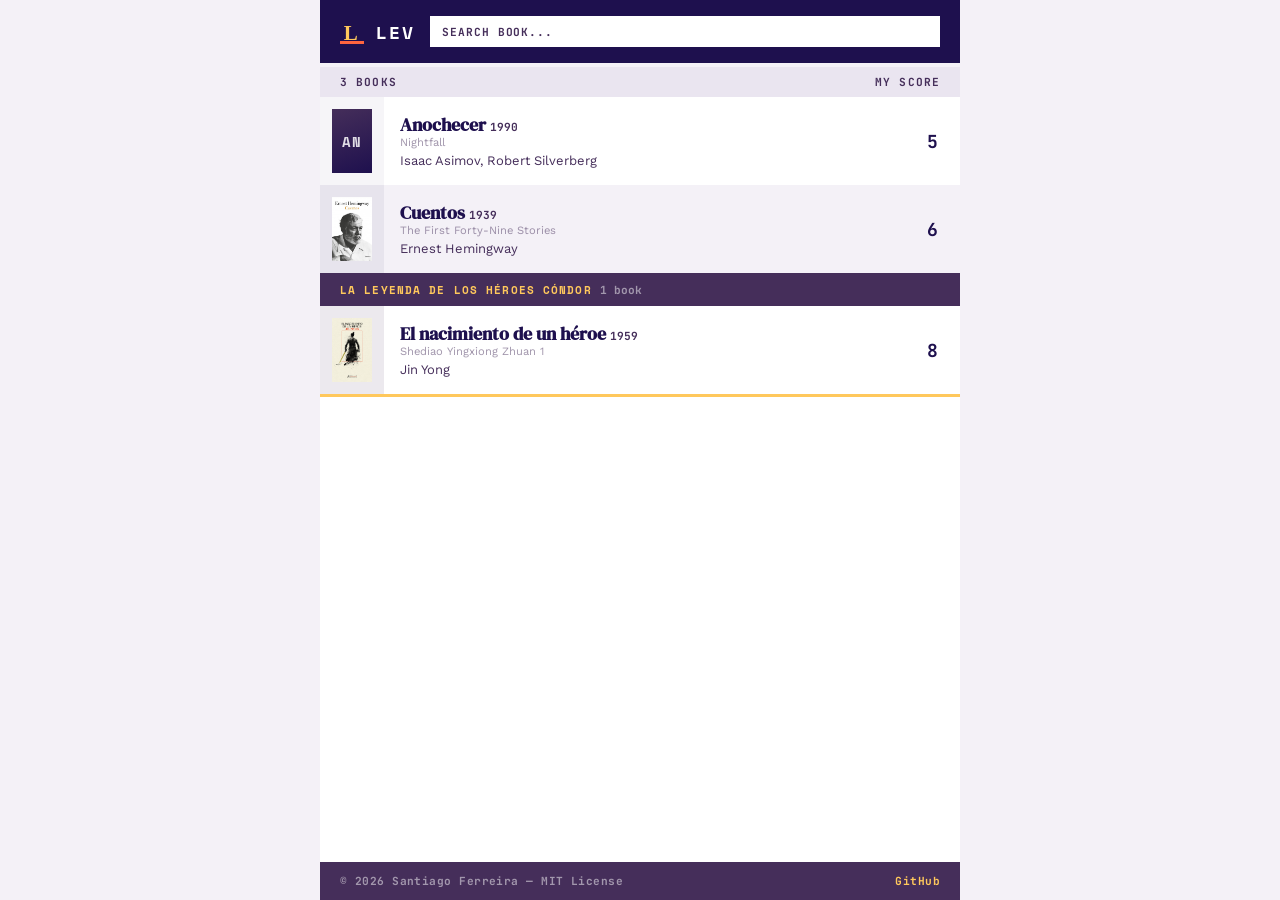
<file: public/index.html>
<!DOCTYPE html>
<html lang="en">
<head>
<meta charset="UTF-8">
<meta name="viewport" content="width=device-width, initial-scale=1.0">
<meta name="description" content="Lev — Personal book tracker">
<title>Lev</title>
<link rel="icon" href="assets/logo.svg" type="image/svg+xml">
<link rel="manifest" href="manifest.json">
<link rel="apple-touch-icon" href="assets/icon-192.png">
<meta name="theme-color" content="#1E104E">
<meta name="apple-mobile-web-app-capable" content="yes">
<meta name="apple-mobile-web-app-status-bar-style" content="black">
</head>
<body>

<!-- Toolbar -->
<nav class="bg-deep flex items-center gap-4 px-5 py-4 w-full">
  <a href="/" class="flex items-center gap-3 shrink-0" style="text-decoration:none">
    <img src="assets/logo.svg" alt="" class="w-6 h-6">
    <mark class="font-brand text-lg fw-700 uppercase tracking-wide color-white bg-deep">Lev</mark>
  </a>
  <search class="flex-1">
    <input id="search" type="search" placeholder="Search book..." class="w-full bg-white color-deep font-body text-sm py-2 px-3 search-input">
  </search>
</nav>
<div class="bg-orange accent-strip"></div>

<!-- Book List -->
<main class="bg-white max-w-app mx-auto flex-1 w-full">
  <div class="bg-surface-alt flex items-center justify-between px-5 py-2">
    <output id="book-count" class="color-mid font-mono text-xs fw-700 tracking-wide uppercase"></output>
    <span class="color-mid font-mono text-xs fw-700 tracking-wide uppercase">My Score</span>
  </div>
  <div id="book-list"></div>
</main>

<!-- Footer -->
<footer class="bg-purple flex items-center justify-between flex-wrap gap-2 px-5 py-3 max-w-app mx-auto w-full">
  <small class="font-mono text-xs fw-700 color-white-50 tracking-sm">&copy; <time datetime="2026">2026</time> Santiago Ferreira &mdash; MIT License</small>
  <a href="https://github.com/san650/books.42.uy" target="_blank" rel="noopener" class="font-mono text-xs fw-700 color-yellow tracking-sm footer-link">GitHub</a>
</footer>

<!-- Book Detail Dialog -->
<dialog id="book-detail" class="book-dialog">
  <header id="detail-header" class="bg-deep px-5 py-5 flex items-start justify-between">
    <div>
      <h2 id="detail-title" class="font-title text-xl color-white leading-tight"></h2>
      <p id="detail-subtitle" class="font-body text-sm color-white-65 italic mt-1" hidden></p>
      <p id="detail-original" class="font-body text-sm color-white-50 mt-1" hidden></p>
      <p id="detail-saga" class="detail-saga-badge font-mono text-xs fw-700 color-yellow bg-purple uppercase tracking-sm" hidden></p>
    </div>
    <button id="detail-close" class="bg-purple color-white font-mono text-sm fw-700 py-1 px-3 uppercase tracking-wide close-btn">CLOSE</button>
  </header>
  <div class="bg-orange accent-strip"></div>
  <div id="detail-body" class="detail-grid">
    <aside id="detail-cover-col" class="bg-purple flex items-start justify-center p-4 relative">
      <figure id="detail-cover-wrap"></figure>
      <button id="detail-prev" class="detail-nav detail-nav-prev font-mono fw-700" aria-label="Previous book">&lt;</button>
      <button id="detail-next" class="detail-nav detail-nav-next font-mono fw-700" aria-label="Next book">&gt;</button>
    </aside>
    <div id="detail-meta-col" class="flex flex-col">
      <p id="detail-author" class="bg-surface font-body fw-600 text-base color-orange px-4 py-3"></p>
      <div id="detail-meta-rows"></div>
    </div>
  </div>
  <section id="detail-score-section" class="detail-score-strip bg-surface-alt flex items-center">
    <data id="detail-score" class="bg-orange color-white font-mono text-3xl fw-700 text-center detail-score-number"></data>
    <p class="font-brand text-xs uppercase tracking-wider color-mid px-4 py-3">Personal Score</p>
  </section>
  <section id="detail-review-section" class="bg-deep p-5">
    <h3 class="font-mono text-xs fw-700 uppercase tracking-wide color-yellow mb-3">My Review</h3>
    <blockquote id="detail-review" class="font-title text-lg leading-relaxed color-white"></blockquote>
  </section>
</dialog>

<!-- Templates -->
<template id="tpl-book-row">
  <article class="book-row">
    <div class="book-cover-col" data-slot="cover"></div>
    <div class="flex-1 flex flex-col justify-center px-4 py-3 min-w-0">
      <h3 class="row-title font-title text-lg leading-tight color-deep" data-slot="title">
        <time class="font-mono text-xs fw-700 color-mid" data-slot="year"></time>
      </h3>
      <p class="row-subtitle font-body text-xs color-mid italic" data-slot="subtitle" hidden></p>
      <p class="row-original font-body text-xs color-mid" data-slot="original" hidden></p>
      <p class="row-author font-body text-sm color-mid mt-1" data-slot="author"></p>
    </div>
    <div class="score-col-w shrink-0 flex items-center justify-center">
      <data class="book-score" data-slot="score"></data>
    </div>
  </article>
</template>

<template id="tpl-saga-header">
  <div class="saga-header bg-purple px-5 py-2 flex items-center gap-2">
    <span class="font-brand text-xs fw-700 color-yellow uppercase tracking-wide" data-slot="saga-name"></span>
    <span class="font-mono text-xs fw-700 color-white-50" data-slot="saga-count"></span>
  </div>
</template>

<template id="tpl-saga-end">
  <div class="saga-end"></div>
</template>

<template id="tpl-meta-row">
  <div class="meta-row">
    <span class="meta-label-w shrink-0 flex items-center font-mono text-xs fw-700 uppercase tracking-wide color-mid px-3 py-2" data-slot="label"></span>
    <span class="flex items-center color-deep px-3 py-2" data-slot="value"></span>
  </div>
</template>

<!-- Help Dialog -->
<dialog id="help" class="help-dialog">
  <header class="bg-deep px-5 py-4 flex items-center justify-between">
    <h2 class="font-brand text-base fw-700 uppercase tracking-wide color-white">Keyboard Shortcuts</h2>
    <button class="bg-purple color-white font-mono text-sm fw-700 py-1 px-3 uppercase tracking-wide close-btn help-close-btn">CLOSE</button>
  </header>
  <div class="bg-orange accent-strip"></div>
  <dl class="help-list bg-white p-5">
    <div class="flex items-center gap-3 py-2">
      <dt><kbd class="bg-surface font-mono text-xs fw-700 color-deep px-2 py-1">&darr;</kbd> <kbd class="bg-surface font-mono text-xs fw-700 color-deep px-2 py-1">&uarr;</kbd></dt>
      <dd class="font-body text-sm color-mid">Navigate book list / prev&middot;next in detail</dd>
    </div>
    <div class="flex items-center gap-3 py-2">
      <dt><kbd class="bg-surface font-mono text-xs fw-700 color-deep px-2 py-1">Enter</kbd></dt>
      <dd class="font-body text-sm color-mid">Open selected book</dd>
    </div>
    <div class="flex items-center gap-3 py-2">
      <dt><kbd class="bg-surface font-mono text-xs fw-700 color-deep px-2 py-1">Esc</kbd></dt>
      <dd class="font-body text-sm color-mid">Close dialog / blur search</dd>
    </div>
    <div class="flex items-center gap-3 py-2">
      <dt><kbd class="bg-surface font-mono text-xs fw-700 color-deep px-2 py-1">F</kbd></dt>
      <dd class="font-body text-sm color-mid">Focus search bar</dd>
    </div>
    <div class="flex items-center gap-3 py-2">
      <dt><kbd class="bg-surface font-mono text-xs fw-700 color-deep px-2 py-1">?</kbd></dt>
      <dd class="font-body text-sm color-mid">Show this help</dd>
    </div>
  </dl>
</dialog>

<style>
/* ========================================
   @font-face & Design Tokens (outside layers)
   ======================================== */
@font-face {
  font-family: 'SpaceMono';
  src: url('assets/space-mono-700.woff2') format('woff2');
  font-weight: 700;
  font-style: normal;
  font-display: swap;
}
@font-face {
  font-family: 'DMSerif';
  src: url('assets/dm-serif-display-400.woff2') format('woff2');
  font-weight: 400;
  font-style: normal;
  font-display: swap;
}
@font-face {
  font-family: 'WorkSans';
  src: url('assets/work-sans-400.woff2') format('woff2');
  font-weight: 400;
  font-style: normal;
  font-display: swap;
}
@font-face {
  font-family: 'WorkSans';
  src: url('assets/work-sans-600.woff2') format('woff2');
  font-weight: 600;
  font-style: normal;
  font-display: swap;
}
@font-face {
  font-family: 'JetBrainsMono';
  src: url('assets/jetbrains-mono-700.woff2') format('woff2');
  font-weight: 700;
  font-style: normal;
  font-display: swap;
}

:root {
  --c-deep: #1E104E;
  --c-purple: #452E5A;
  --c-orange: #FF653F;
  --c-yellow: #FFC85C;
  --c-white: #FFFFFF;
  --surface: #F4F1F7;
  --surface-alt: #EAE5F0;

  --f-brand: 'SpaceMono', monospace;
  --f-title: 'DMSerif', serif;
  --f-body: 'WorkSans', sans-serif;
  --f-mono: 'JetBrainsMono', monospace;

  --text-xs: 0.7rem;
  --text-sm: 0.8125rem;
  --text-base: 0.9375rem;
  --text-lg: 1.125rem;
  --text-xl: 1.5rem;
  --text-2xl: 2rem;
  --text-3xl: 2.75rem;

  --sp-1: 0.25rem;
  --sp-2: 0.5rem;
  --sp-3: 0.75rem;
  --sp-4: 1rem;
  --sp-5: 1.25rem;
  --sp-6: 1.5rem;
  --sp-8: 2rem;
}

@layer reset, utility, component;

/* ========================================
   @layer reset
   ======================================== */
@layer reset {
  *, *::before, *::after { margin: 0; padding: 0; box-sizing: border-box; }
  body {
    font-family: var(--f-body);
    font-size: var(--text-base);
    color: var(--c-deep);
    background: var(--surface);
    -webkit-font-smoothing: antialiased;
    min-height: 100dvh;
    display: flex;
    flex-direction: column;
  }
  a { color: inherit; }
  button { cursor: pointer; border: none; font: inherit; }
  input { border: none; font: inherit; outline: none; }
  img { display: block; max-width: 100%; }
  dl, dt, dd { margin: 0; }
}

/* ========================================
   @layer utility
   ======================================== */
@layer utility {
  .bg-deep { background: var(--c-deep); }
  .bg-purple { background: var(--c-purple); }
  .bg-orange { background: var(--c-orange); }
  .bg-yellow { background: var(--c-yellow); }
  .bg-white { background: var(--c-white); }
  .bg-surface { background: var(--surface); }
  .bg-surface-alt { background: var(--surface-alt); }

  .color-deep { color: var(--c-deep); }
  .color-purple { color: var(--c-purple); }
  .color-orange { color: var(--c-orange); }
  .color-yellow { color: var(--c-yellow); }
  .color-white { color: var(--c-white); }
  .color-mid { color: var(--c-purple); }
  .color-white-50 { color: rgba(255,255,255,0.5); }
  .color-white-65 { color: rgba(255,255,255,0.65); }

  .font-brand { font-family: var(--f-brand); }
  .font-title { font-family: var(--f-title); }
  .font-body { font-family: var(--f-body); }
  .font-mono { font-family: var(--f-mono); }

  .text-xs { font-size: var(--text-xs); }
  .text-sm { font-size: var(--text-sm); }
  .text-base { font-size: var(--text-base); }
  .text-lg { font-size: var(--text-lg); }
  .text-xl { font-size: var(--text-xl); }
  .text-2xl { font-size: var(--text-2xl); }
  .text-3xl { font-size: var(--text-3xl); }

  .fw-400 { font-weight: 400; }
  .fw-600 { font-weight: 600; }
  .fw-700 { font-weight: 700; }

  .uppercase { text-transform: uppercase; }
  .italic { font-style: italic; }
  .leading-tight { line-height: 1.2; }
  .leading-relaxed { line-height: 1.55; }
  .tracking-sm { letter-spacing: 0.04em; }
  .tracking-wide { letter-spacing: 0.1em; }
  .tracking-wider { letter-spacing: 0.12em; }
  .text-center { text-align: center; }

  .p-1 { padding: var(--sp-1); }
  .p-2 { padding: var(--sp-2); }
  .p-3 { padding: var(--sp-3); }
  .p-4 { padding: var(--sp-4); }
  .p-5 { padding: var(--sp-5); }
  .p-6 { padding: var(--sp-6); }
  .px-2 { padding-inline: var(--sp-2); }
  .px-3 { padding-inline: var(--sp-3); }
  .px-4 { padding-inline: var(--sp-4); }
  .px-5 { padding-inline: var(--sp-5); }
  .py-1 { padding-block: var(--sp-1); }
  .py-2 { padding-block: var(--sp-2); }
  .py-3 { padding-block: var(--sp-3); }
  .py-4 { padding-block: var(--sp-4); }
  .py-5 { padding-block: var(--sp-5); }
  .mt-1 { margin-top: var(--sp-1); }
  .mt-2 { margin-top: var(--sp-2); }
  .mb-3 { margin-bottom: var(--sp-3); }
  .mx-auto { margin-inline: auto; }
  .gap-2 { gap: var(--sp-2); }
  .gap-3 { gap: var(--sp-3); }
  .gap-4 { gap: var(--sp-4); }

  .flex { display: flex; }
  .flex-col { flex-direction: column; }
  .flex-1 { flex: 1; }
  .flex-wrap { flex-wrap: wrap; }
  .items-center { align-items: center; }
  .items-start { align-items: flex-start; }
  .items-stretch { align-items: stretch; }
  .justify-center { justify-content: center; }
  .justify-between { justify-content: space-between; }
  .shrink-0 { flex-shrink: 0; }
  .grid { display: grid; }
  .block { display: block; }
  .hidden { display: none; }

  .w-full { width: 100%; }
  .w-6 { width: 1.5rem; }
  .h-6 { height: 1.5rem; }
  .max-w-app { max-width: 640px; }

  .cover-sm { width: 44px; height: 64px; }
  .cover-lg { width: 88px; height: 130px; }
  .score-col-w { width: 56px; }
  .cover-col-w { width: 64px; }
  .meta-label-w { width: 90px; }

  .object-cover { object-fit: cover; }
  .min-w-0 { min-width: 0; }
  .relative { position: relative; }
}

/* ========================================
   @layer component
   ======================================== */
@layer component {
  .accent-strip { height: 4px; }

  .search-input {
    transition: background 0.15s;
    &::placeholder {
      color: var(--c-purple);
      font-family: var(--f-mono);
      font-size: var(--text-xs);
      text-transform: uppercase;
      letter-spacing: 0.08em;
    }
    &:focus {
      background: var(--c-yellow);
    }
  }

  .book-row {
    display: flex;
    align-items: stretch;
    cursor: pointer;
    transition: background 0.1s;
    background: var(--c-white);
    &:nth-child(even) { background: var(--surface); }
    &:nth-child(even) .book-cover-col { background: rgba(30,16,78,0.06); }
    &:hover { background: var(--c-yellow); }
    &:hover .book-score { background: var(--c-deep); color: var(--c-yellow); }
    &:hover .book-cover-col { background: rgba(30,16,78,0.08); }
    &.selected { background: var(--surface-alt); }
    &.selected .book-cover-col { background: rgba(30,16,78,0.08); }
  }

  .book-cover-col {
    width: 64px;
    flex-shrink: 0;
    display: flex;
    align-items: center;
    justify-content: center;
    padding: var(--sp-3);
    background: rgba(30,16,78,0.04);
  }

  .book-score {
    font-family: var(--f-mono);
    font-size: var(--text-lg);
    font-weight: 700;
    color: var(--c-deep);
    transition: background 0.1s, color 0.1s;
    width: 100%;
    height: 100%;
    display: flex;
    align-items: center;
    justify-content: center;
  }
  .book-score-high { background: var(--c-orange); color: var(--c-white); }

  .cover-ph { display: flex; align-items: center; justify-content: center; }
  .cover-initials { font-family: var(--f-brand); font-weight: 700; color: rgba(255,255,255,0.85); font-size: 14px; letter-spacing: 0.05em; }
  .cover-initials-lg { font-size: 28px; }
  .ph-0 { background: linear-gradient(160deg, var(--c-orange), var(--c-yellow)); }
  .ph-1 { background: linear-gradient(160deg, var(--c-purple), var(--c-deep)); }
  .ph-2 { background: linear-gradient(160deg, var(--c-deep), var(--c-orange)); }
  .ph-3 { background: linear-gradient(160deg, var(--c-yellow), var(--c-orange)); }
  .ph-4 { background: linear-gradient(160deg, var(--c-purple), var(--c-orange)); }

  /* Text overflow — fixed row height */
  .row-title {
    display: -webkit-box;
    -webkit-line-clamp: 2;
    -webkit-box-orient: vertical;
    overflow: hidden;
  }
  .row-subtitle {
    opacity: 0.7;
    margin-top: 1px;
    display: -webkit-box;
    -webkit-line-clamp: 2;
    -webkit-box-orient: vertical;
    overflow: hidden;
  }
  .row-original {
    opacity: 0.5;
    margin-top: 1px;
    white-space: nowrap;
    overflow: hidden;
    text-overflow: ellipsis;
  }
  .row-author {
    white-space: nowrap;
    overflow: hidden;
    text-overflow: ellipsis;
  }

  /* Saga group header */
  .saga-header {
    /* styled via utility classes in template */
  }

  /* Saga end separator */
  .saga-end {
    height: 3px;
    background: var(--c-yellow);
  }

  /* Saga group — cover col tint */
  .saga-group .book-row .book-cover-col {
    background: rgba(69,46,90,0.1);
  }
  .saga-group .book-row:nth-child(even) .book-cover-col {
    background: rgba(69,46,90,0.14);
  }

  /* Detail saga badge */
  .detail-saga-badge:not([hidden]) {
    display: inline-block;
    padding: 0.15rem 0.5rem;
    margin-top: 0.5rem;
  }

  .detail-grid { display: grid; grid-template-columns: 120px 1fr; }
  .detail-score-number { width: 120px; flex-shrink: 0; padding: var(--sp-3) 0; }

  .meta-row {
    display: flex;
    background: var(--c-white);
    &:nth-child(odd) { background: var(--surface); }
  }

  .close-btn {
    transition: background 0.1s;
    &:hover { background: var(--c-orange); }
  }

  .footer-link {
    text-decoration: none;
    transition: color 0.1s;
    &:hover { color: var(--c-orange); }
  }

  dialog {
    border: none;
    padding: 0;
    max-width: 640px;
    width: 100%;
    margin: auto;
    overflow: hidden;
    background: var(--c-white);
    &::backdrop { background: rgba(30,16,78,0.6); }
    opacity: 1;
    transform: scale(1);
    transition: opacity 0.2s ease, transform 0.2s ease,
                overlay 0.2s ease allow-discrete,
                display 0.2s ease allow-discrete;
    @starting-style { opacity: 0; transform: scale(0.95); }
    &:not([open]) { opacity: 0; transform: scale(0.95); }
  }

  .help-list div {
    &:nth-child(even) { background: var(--surface); }
  }

  /* Detail nav buttons — mobile only */
  .detail-nav {
    display: none;
    position: absolute;
    top: 50%;
    transform: translateY(-50%);
    width: 36px;
    height: 36px;
    border: none;
    background: rgba(30, 16, 78, 0.55);
    color: var(--c-white);
    font-size: 18px;
    cursor: pointer;
    z-index: 1;
    &:active { background: rgba(30, 16, 78, 0.8); }
  }
  .detail-nav-prev { left: 4px; }
  .detail-nav-next { right: 4px; }
  .detail-nav[disabled] { opacity: 0.25; pointer-events: none; }

  @media (max-width: 640px) {
    .detail-nav { display: block; }
    dialog {
      max-width: 100%;
      max-height: 100%;
      width: 100vw;
      height: 100dvh;
      margin: 0;
      overflow-y: auto;
      overscroll-behavior: contain;
    }
    .detail-grid { grid-template-columns: 1fr; }
    .detail-score-strip { flex-direction: column; }
    .detail-score-number { width: 100%; }
    footer { flex-direction: column; align-items: flex-start; }
  }

  @media (min-width: 641px) {
    nav { max-width: 640px; margin-inline: auto; }
    .accent-strip { max-width: 640px; margin-inline: auto; }
  }
}
</style>

<script type="module">
  // Data source: local db.json controlled by the user.
  // DOM construction uses safe textContent and createElement where possible.
  // Template strings for structural HTML only — no user-facing input is rendered.

  // --- Data ---
  const response = await fetch('db.json');
  const allBooks = await response.json();

  // --- DOM refs ---
  const bookList = document.getElementById('book-list');
  const bookCount = document.getElementById('book-count');
  const searchInput = document.getElementById('search');
  const detailDialog = document.getElementById('book-detail');
  const helpDialog = document.getElementById('help');
  const detailTitle = document.getElementById('detail-title');
  const detailSubtitle = document.getElementById('detail-subtitle');
  const detailOriginal = document.getElementById('detail-original');
  const detailSaga = document.getElementById('detail-saga');
  const detailAuthor = document.getElementById('detail-author');
  const detailCoverWrap = document.getElementById('detail-cover-wrap');
  const detailMetaRows = document.getElementById('detail-meta-rows');
  const detailScore = document.getElementById('detail-score');
  const detailReviewSection = document.getElementById('detail-review-section');
  const detailReview = document.getElementById('detail-review');

  // --- State ---
  let displayedBooks = [];
  let selectedIndex = -1;

  // --- Fuzzy search (trigram) ---
  const trigrams = (str) => {
    const s = str.toLowerCase();
    if (s.length < 3) return new Set([s]);
    const set = new Set();
    for (let i = 0; i <= s.length - 3; i++) set.add(s.slice(i, i + 3));
    return set;
  };

  const trigramScore = (query, text) => {
    const qTri = trigrams(query);
    const tTri = trigrams(text);
    let matches = 0;
    for (const t of qTri) if (tTri.has(t)) matches++;
    return qTri.size === 0 ? 0 : matches / qTri.size;
  };

  const bookMatchesQuery = (book, query) => {
    const fields = [
      book.title,
      book.subtitle ?? '',
      book.original_title ?? '',
      book.saga?.name ?? '',
      ...(book.authors?.map(a => a.name) ?? [])
    ];
    return fields.some(f => trigramScore(query, f) >= 0.3);
  };

  // --- Sorting: saga groups + alphabetical ---
  // Books with a saga group together. Groups sort by saga name among standalone books.
  // Within a group, books sort by saga.order. Standalone books sort by title.
  const sortBooks = (books) => {
    // Separate saga books and standalone books
    const sagas = new Map(); // saga name -> [books]
    const standalone = [];

    for (const book of books) {
      if (book.saga?.name) {
        const key = book.saga.name;
        if (!sagas.has(key)) sagas.set(key, []);
        sagas.get(key).push(book);
      } else {
        standalone.push(book);
      }
    }

    // Sort standalone alphabetically
    standalone.sort((a, b) => a.title.localeCompare(b.title, 'es'));

    // Sort each saga group by order
    for (const group of sagas.values()) {
      group.sort((a, b) => (a.saga.order ?? 0) - (b.saga.order ?? 0));
    }

    // Merge: saga groups sort by their name among standalone titles
    // Build a unified list of { type: 'standalone', book } | { type: 'saga', name, books }
    const entries = [];
    for (const book of standalone) entries.push({ type: 'standalone', sortKey: book.title, book });
    for (const [name, books] of sagas) entries.push({ type: 'saga', sortKey: name, name, books });
    entries.sort((a, b) => a.sortKey.localeCompare(b.sortKey, 'es'));

    return entries;
  };

  // --- Templates ---
  const bookRowTpl = document.getElementById('tpl-book-row');
  const sagaHeaderTpl = document.getElementById('tpl-saga-header');
  const sagaEndTpl = document.getElementById('tpl-saga-end');
  const metaRowTpl = document.getElementById('tpl-meta-row');

  const slot = (root, name) => root.querySelector(`[data-slot="${name}"]`);

  // --- Cover helpers ---
  const gradientClass = (id) => `ph-${id % 5}`;

  const coverInitials = (book) => {
    const title = book.title ?? '';
    const letters = title.replace(/[^a-zA-Z\u00C0-\u024F]/g, '');
    return letters.slice(0, 2).toUpperCase();
  };

  const buildPlaceholder = (book, cls) => {
    const ph = document.createElement('div');
    ph.className = `${cls} cover-ph ${gradientClass(book.id)}`;
    const initials = coverInitials(book);
    if (initials) {
      const span = document.createElement('span');
      span.className = `cover-initials ${cls === 'cover-lg' ? 'cover-initials-lg' : ''}`;
      span.textContent = initials;
      ph.appendChild(span);
    }
    return ph;
  };

  const createCoverEl = (book, size = 'sm') => {
    const cls = size === 'sm' ? 'cover-sm' : 'cover-lg';
    const defaultCover = book.covers?.find(c => c.default);

    if (defaultCover) {
      const img = document.createElement('img');
      img.src = defaultCover.file;
      img.alt = '';
      img.className = `${cls} object-cover`;
      img.onerror = () => img.replaceWith(buildPlaceholder(book, cls));
      return img;
    }

    return buildPlaceholder(book, cls);
  };

  // --- Build a single book row from template ---
  const buildBookRow = (book, flatIndex) => {
    const frag = bookRowTpl.content.cloneNode(true);
    const article = frag.querySelector('article');
    article.dataset.index = flatIndex;

    slot(frag, 'cover').appendChild(createCoverEl(book));

    const titleEl = slot(frag, 'title');
    titleEl.prepend(book.title + ' ');
    const yearEl = slot(frag, 'year');
    if (book.first_publishing_date) {
      yearEl.textContent = book.first_publishing_date;
    } else {
      yearEl.remove();
    }

    // Subtitle
    const subtitleEl = slot(frag, 'subtitle');
    if (book.subtitle) {
      subtitleEl.textContent = book.subtitle;
      subtitleEl.hidden = false;
    } else {
      subtitleEl.remove();
    }

    // Original title
    const origEl = slot(frag, 'original');
    if (book.original_title && book.original_title !== book.title) {
      origEl.textContent = book.original_title;
      origEl.hidden = false;
    } else {
      origEl.remove();
    }

    // Author
    const authorEl = slot(frag, 'author');
    const authors = book.authors?.map(a => a.name).join(', ');
    if (authors) {
      authorEl.textContent = authors;
    } else {
      authorEl.remove();
    }

    // Score
    const scoreEl = slot(frag, 'score');
    const hasScore = book.score != null;
    scoreEl.textContent = hasScore ? book.score : '\u2013';
    if (hasScore) scoreEl.value = book.score;
    if (hasScore && book.score >= 9) scoreEl.classList.add('book-score-high');

    return frag;
  };

  // --- Render book list with saga grouping ---
  const renderBooks = (books) => {
    selectedIndex = -1;
    bookList.replaceChildren();

    const entries = sortBooks(books);

    // Build flat list for keyboard nav and dialog lookup
    const flat = [];
    for (const entry of entries) {
      if (entry.type === 'standalone') flat.push(entry.book);
      else for (const b of entry.books) flat.push(b);
    }
    displayedBooks = flat;

    if (flat.length === 0) {
      const p = document.createElement('p');
      p.className = 'font-body text-sm color-mid p-5';
      p.textContent = 'No books found.';
      bookList.appendChild(p);
    } else {
      let flatIndex = 0;
      for (const entry of entries) {
        if (entry.type === 'standalone') {
          bookList.appendChild(buildBookRow(entry.book, flatIndex));
          flatIndex++;
        } else {
          // Saga header
          const headerFrag = sagaHeaderTpl.content.cloneNode(true);
          slot(headerFrag, 'saga-name').textContent = entry.name;
          slot(headerFrag, 'saga-count').textContent = `${entry.books.length} ${entry.books.length === 1 ? 'book' : 'books'}`;
          bookList.appendChild(headerFrag);

          // Saga group wrapper
          const group = document.createElement('div');
          group.className = 'saga-group';
          for (const book of entry.books) {
            group.appendChild(buildBookRow(book, flatIndex));
            flatIndex++;
          }
          bookList.appendChild(group);

          // Saga end separator
          bookList.appendChild(sagaEndTpl.content.cloneNode(true));
        }
      }
    }

    bookCount.textContent = `${flat.length} ${flat.length === 1 ? 'book' : 'books'}`;

  };

  // --- Search ---
  searchInput.addEventListener('input', () => {
    const query = searchInput.value.trim();
    renderBooks(query ? allBooks.filter(b => bookMatchesQuery(b, query)) : allBooks);
  });

  // --- Dialog: populate and show ---
  const openBookDetail = (book) => {
    detailTitle.textContent = book.title;

    // Subtitle
    if (book.subtitle) {
      detailSubtitle.textContent = book.subtitle;
      detailSubtitle.hidden = false;
    } else {
      detailSubtitle.hidden = true;
    }

    // Original title
    if (book.original_title && book.original_title !== book.title) {
      detailOriginal.textContent = book.original_title;
      detailOriginal.hidden = false;
    } else {
      detailOriginal.hidden = true;
    }

    // Saga badge
    if (book.saga?.name) {
      detailSaga.textContent = `${book.saga.name} #${book.saga.order}`;
      detailSaga.hidden = false;
    } else {
      detailSaga.hidden = true;
    }

    detailAuthor.textContent = book.authors?.map(a => a.name).join(', ') ?? '';
    detailCoverWrap.replaceChildren(createCoverEl(book, 'lg'));

    // Meta rows using <template>
    detailMetaRows.replaceChildren();
    const rows = [];
    if (book.first_publishing_date) rows.push({ label: 'Year', value: book.first_publishing_date, mono: true });
    if (book.publisher) rows.push({ label: 'Publisher', value: book.publisher, mono: false });
    for (const id of (book.identifiers ?? [])) rows.push({ label: id.type, value: id.value, mono: true });
    if (book.publish_dates?.length > 1) rows.push({ label: 'Editions', value: book.publish_dates.join(', '), mono: false });
    if (book.saga?.name) rows.push({ label: 'Saga', value: `${book.saga.name} #${book.saga.order}`, mono: true });

    for (const r of rows) {
      const frag = metaRowTpl.content.cloneNode(true);
      slot(frag, 'label').textContent = r.label;
      const valueEl = slot(frag, 'value');
      valueEl.textContent = r.value;
      valueEl.classList.add(...(r.mono ? ['font-mono', 'text-xs', 'fw-700'] : ['font-body', 'text-sm']));
      detailMetaRows.appendChild(frag);
    }

    const hasScore = book.score != null;
    detailScore.textContent = hasScore ? book.score : '\u2013';
    if (hasScore) detailScore.value = book.score;

    if (book.review) {
      detailReview.textContent = book.review;
      detailReviewSection.classList.remove('hidden');
    } else {
      detailReviewSection.classList.add('hidden');
    }

    updateDetailNav();
    detailDialog.showModal();
  };

  // --- Dialog navigation ---
  const detailPrev = document.getElementById('detail-prev');
  const detailNext = document.getElementById('detail-next');

  const updateDetailNav = () => {
    detailPrev.disabled = selectedIndex <= 0;
    detailNext.disabled = selectedIndex >= displayedBooks.length - 1;
  };

  const navigateDetail = (delta) => {
    const next = selectedIndex + delta;
    if (next < 0 || next >= displayedBooks.length) return;
    selectedIndex = next;
    updateSelection();
    openBookDetail(displayedBooks[selectedIndex]);
  };

  detailPrev.addEventListener('click', () => navigateDetail(-1));
  detailNext.addEventListener('click', () => navigateDetail(1));

  // --- Dialog: close on backdrop click ---
  detailDialog.addEventListener('click', (e) => { if (e.target === detailDialog) detailDialog.close(); });
  helpDialog.addEventListener('click', (e) => { if (e.target === helpDialog) helpDialog.close(); });

  // Close buttons
  document.getElementById('detail-close').addEventListener('click', () => detailDialog.close());
  document.querySelector('.help-close-btn').addEventListener('click', () => helpDialog.close());

  // --- Book row click (event delegation) ---
  bookList.addEventListener('click', (e) => {
    const row = e.target.closest('.book-row');
    if (!row) return;
    const index = parseInt(row.dataset.index, 10);
    selectedIndex = index;
    updateSelection();
    openBookDetail(displayedBooks[index]);
  });

  // --- Selection visual ---
  const updateSelection = () => {
    const rows = bookList.querySelectorAll('.book-row');
    for (const [i, row] of rows.entries()) row.classList.toggle('selected', i === selectedIndex);
    rows[selectedIndex]?.scrollIntoView({ block: 'nearest' });
  };

  // --- Keyboard navigation ---
  document.addEventListener('keydown', (e) => {
    const inSearch = document.activeElement === searchInput;
    const detailOpen = detailDialog.open;
    const helpOpen = helpDialog.open;

    if (e.key === 'Escape') {
      if (detailOpen) {
        requestAnimationFrame(() => bookList.querySelectorAll('.book-row')[selectedIndex]?.focus({ preventScroll: true }));
        return;
      }
      if (helpOpen) return;
      if (inSearch) { e.preventDefault(); searchInput.blur(); return; }
      return;
    }

    if (inSearch) return;

    // Arrow keys navigate books inside the detail dialog
    if (detailOpen && (e.key === 'ArrowDown' || e.key === 'ArrowRight')) {
      e.preventDefault();
      navigateDetail(1);
      return;
    }
    if (detailOpen && (e.key === 'ArrowUp' || e.key === 'ArrowLeft')) {
      e.preventDefault();
      navigateDetail(-1);
      return;
    }

    if (detailOpen || helpOpen) return;

    const rows = bookList.querySelectorAll('.book-row');
    const maxIndex = rows.length - 1;

    switch (e.key) {
      case 'ArrowDown':
        e.preventDefault();
        selectedIndex = Math.min(selectedIndex + 1, maxIndex);
        updateSelection();
        break;
      case 'ArrowUp':
        e.preventDefault();
        selectedIndex = Math.max(selectedIndex - 1, 0);
        updateSelection();
        break;
      case 'Enter':
      case ' ':
        if (selectedIndex >= 0 && selectedIndex < displayedBooks.length) {
          e.preventDefault();
          openBookDetail(displayedBooks[selectedIndex]);
        }
        break;
      case 'f':
      case 'F':
        e.preventDefault();
        searchInput.focus();
        break;
      case '?':
        e.preventDefault();
        helpDialog.showModal();
        break;
    }
  });

  detailDialog.addEventListener('close', () => {
    bookList.querySelectorAll('.book-row')[selectedIndex]?.scrollIntoView({ block: 'nearest' });
  });

  // --- Init ---
  renderBooks(allBooks);

  // --- Service worker ---
  if ('serviceWorker' in navigator) {
    navigator.serviceWorker.register('sw.js');
  }
</script>
</body>
</html>
</file>
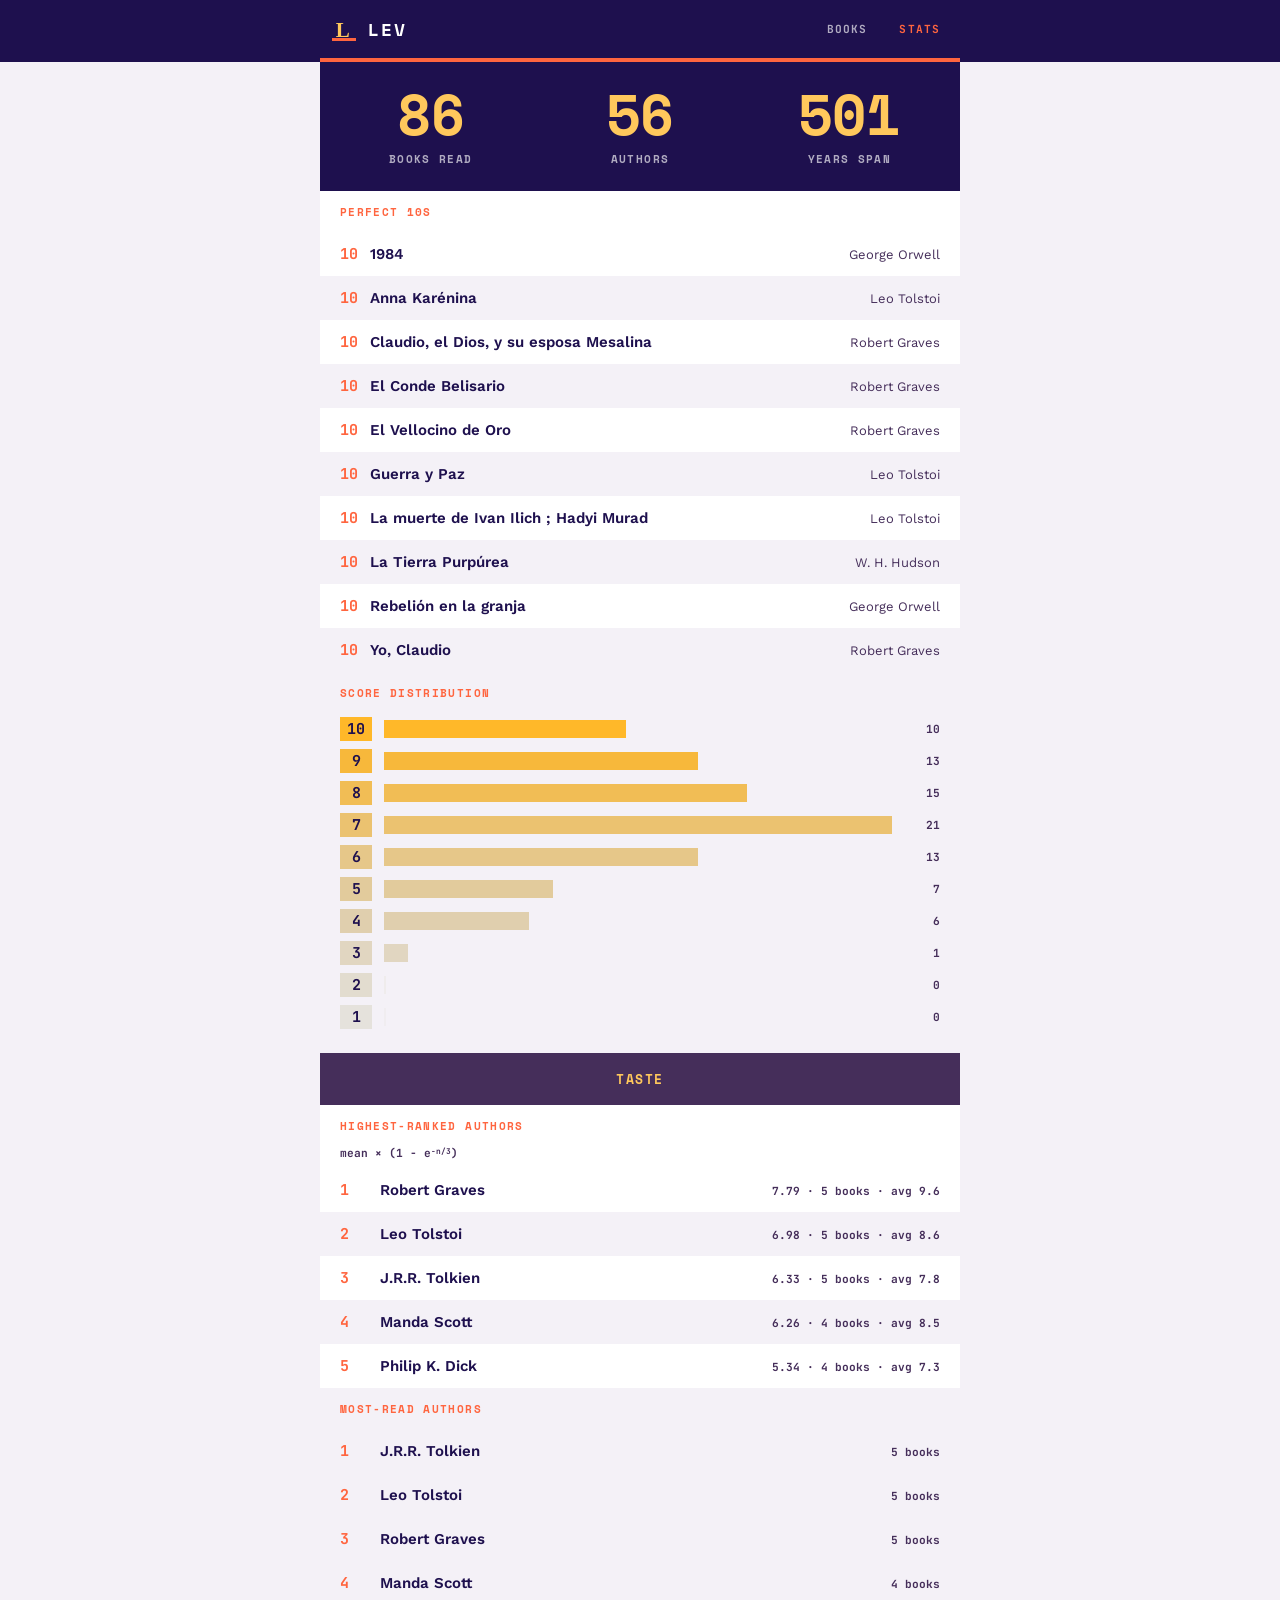
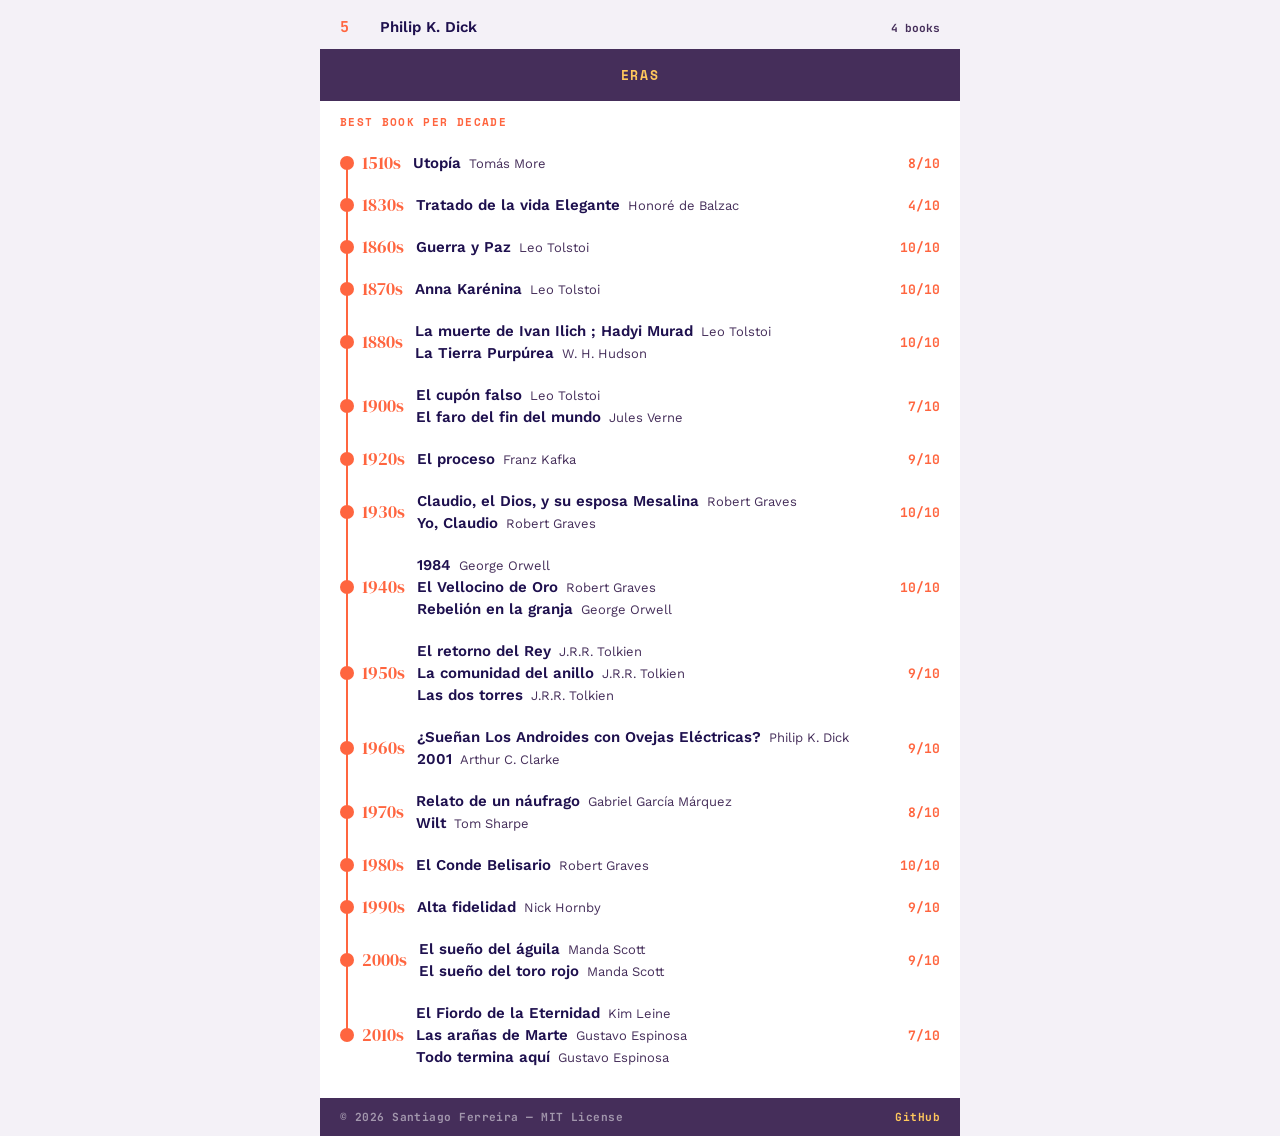
<file: docs/stats.html>
<!DOCTYPE html>
<html lang="en">
<head>
<meta charset="UTF-8">
<meta name="viewport" content="width=device-width, initial-scale=1.0">
<meta name="description" content="Lev — library stats">
<title>Lev — Stats</title>
<link rel="icon" href="assets/logo.svg" type="image/svg+xml">
<link rel="manifest" href="manifest.json">
<link rel="apple-touch-icon" href="assets/icon-192.png">
<meta name="theme-color" content="#1E104E">
<meta name="apple-mobile-web-app-capable" content="yes">
<meta name="apple-mobile-web-app-status-bar-style" content="black">
<link rel="stylesheet" href="assets/main.css">
</head>
<body>

<!-- Toolbar -->
<div class="toolbar-sticky bg-deep">
  <nav class="bg-deep flex items-center gap-4 px-3 py-4 w-full">
    <a href="/" class="flex items-center gap-3 shrink-0" style="text-decoration:none">
      <img src="assets/logo.svg" alt="" class="w-6 h-6">
      <mark class="font-brand text-lg fw-700 uppercase tracking-wide color-white bg-deep">Lev</mark>
    </a>
    <div class="flex items-center gap-4 ml-auto">
      <a href="index.html" class="font-mono text-xs fw-700 uppercase tracking-wide color-white-65 nav-link">Books</a>
      <a href="stats.html" class="font-mono text-xs fw-700 uppercase tracking-wide color-orange nav-link" aria-current="page">Stats</a>
    </div>
  </nav>
  <div class="bg-orange accent-strip"></div>
</div>

<!-- Hero -->
<section class="bg-deep color-white py-6 px-3 max-w-app mx-auto w-full">
  <div class="hero-stats">
    <div class="hero-stat">
      <p class="hero-num" id="hero-books"></p>
      <p class="hero-label">Books read</p>
    </div>
    <div class="hero-stat">
      <p class="hero-num" id="hero-authors"></p>
      <p class="hero-label">Authors</p>
    </div>
    <div class="hero-stat">
      <p class="hero-num" id="hero-span"></p>
      <p class="hero-label">Years span</p>
    </div>
  </div>
</section>

<!-- Perfect 10s -->
<section class="bg-white max-w-app mx-auto w-full">
  <h2 class="font-brand text-xs fw-700 uppercase tracking-wider color-orange px-5 py-3 section-label">Perfect 10s</h2>
  <ul id="perfect-tens" class="trophy-list"></ul>
</section>

<!-- Score distribution -->
<section class="bg-surface max-w-app mx-auto w-full">
  <h2 class="font-brand text-xs fw-700 uppercase tracking-wider color-orange px-5 py-3 section-label">Score distribution</h2>
  <div id="score-chart" class="px-5 pb-5"></div>
</section>

<!-- TASTE -->
<header class="bg-purple py-4 px-5 text-center max-w-app mx-auto w-full">
  <span class="font-brand text-sm fw-700 uppercase tracking-wider color-yellow">Taste</span>
</header>

<section class="bg-white max-w-app mx-auto w-full">
  <h2 class="font-brand text-xs fw-700 uppercase tracking-wider color-orange px-5 py-3 section-label">Highest-ranked authors</h2>
  <p class="font-mono text-xs color-mid px-5 pb-2">mean × (1 − e<sup>−n/3</sup>)</p>
  <ol id="ranked-authors" class="ranked-list"></ol>
</section>

<section class="bg-surface max-w-app mx-auto w-full">
  <h2 class="font-brand text-xs fw-700 uppercase tracking-wider color-orange px-5 py-3 section-label">Most-read authors</h2>
  <ol id="read-authors" class="ranked-list"></ol>
</section>

<!-- ERAS -->
<header class="bg-purple py-4 px-5 text-center max-w-app mx-auto w-full">
  <span class="font-brand text-sm fw-700 uppercase tracking-wider color-yellow">Eras</span>
</header>

<section class="bg-white max-w-app mx-auto w-full pb-5">
  <h2 class="font-brand text-xs fw-700 uppercase tracking-wider color-orange px-5 py-3 section-label">Best book per decade</h2>
  <div id="decade-list"></div>
</section>

<!-- Footer -->
<footer class="bg-purple flex items-center justify-between flex-wrap gap-2 px-5 py-3 max-w-app mx-auto w-full">
  <small class="font-mono text-xs fw-700 color-white-50 tracking-sm">&copy; <time datetime="2026">2026</time> Santiago Ferreira &mdash; MIT License</small>
  <a href="https://github.com/san650/books.42.uy" target="_blank" rel="noopener" class="font-mono text-xs fw-700 color-yellow tracking-sm footer-link">GitHub</a>
</footer>


<script type="module" src="assets/stats.js"></script>
</body>
</html>
</file>
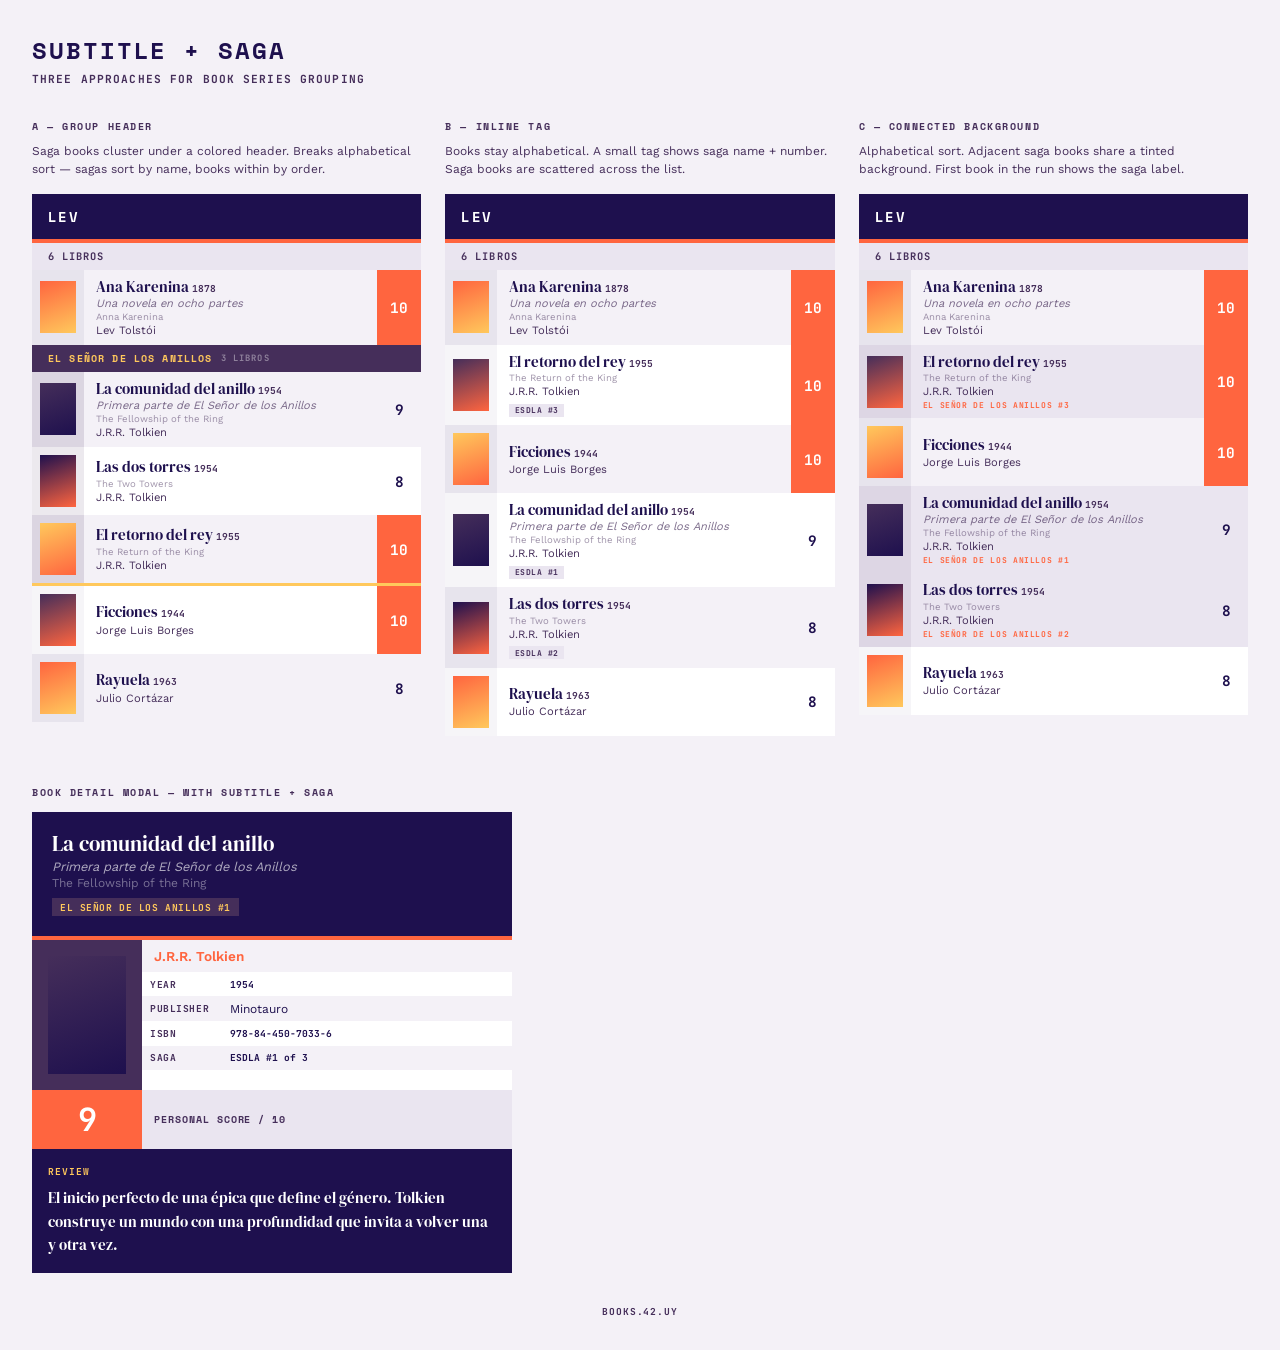
<file: specs/palette-preview.html>
<!DOCTYPE html>
<html lang="en">
<head>
<meta charset="UTF-8">
<meta name="viewport" content="width=device-width, initial-scale=1.0">
<title>Lev — Subtitle + Saga Design Preview</title>
<link rel="icon" href="../assets/logo.svg" type="image/svg+xml">
<style>
@font-face { font-family: 'SpaceMono'; src: url('../assets/space-mono-700.woff2') format('woff2'); font-weight: 700; font-display: swap; }
@font-face { font-family: 'DMSerif'; src: url('../assets/dm-serif-display-400.woff2') format('woff2'); font-weight: 400; font-display: swap; }
@font-face { font-family: 'WorkSans'; src: url('../assets/work-sans-400.woff2') format('woff2'); font-weight: 400; font-display: swap; }
@font-face { font-family: 'WorkSans'; src: url('../assets/work-sans-600.woff2') format('woff2'); font-weight: 600; font-display: swap; }
@font-face { font-family: 'JetBrainsMono'; src: url('../assets/jetbrains-mono-700.woff2') format('woff2'); font-weight: 700; font-display: swap; }

:root {
  --c-deep: #1E104E;
  --c-purple: #452E5A;
  --c-orange: #FF653F;
  --c-yellow: #FFC85C;
  --c-white: #FFFFFF;
  --surface: #F4F1F7;
  --surface-alt: #EAE5F0;
  --f-brand: 'SpaceMono', monospace;
  --f-title: 'DMSerif', serif;
  --f-body: 'WorkSans', sans-serif;
  --f-mono: 'JetBrainsMono', monospace;
}

*, *::before, *::after { margin: 0; padding: 0; box-sizing: border-box; }
body {
  font-family: var(--f-body);
  color: var(--c-deep);
  background: var(--surface);
  -webkit-font-smoothing: antialiased;
  padding: 2rem;
}

/* Preview layout */
.preview-title {
  font-family: var(--f-brand);
  font-size: 1.5rem;
  font-weight: 700;
  text-transform: uppercase;
  letter-spacing: 0.08em;
  margin-bottom: 0.25rem;
}
.preview-sub {
  font-family: var(--f-mono);
  font-size: 0.7rem;
  color: var(--c-purple);
  letter-spacing: 0.1em;
  text-transform: uppercase;
  margin-bottom: 2rem;
}
.columns {
  display: grid;
  grid-template-columns: 1fr 1fr 1fr;
  gap: 1.5rem;
  margin-bottom: 3rem;
}
@media (max-width: 1100px) { .columns { grid-template-columns: 1fr; } }

.col-label {
  font-family: var(--f-brand);
  font-size: 0.65rem;
  text-transform: uppercase;
  letter-spacing: 0.15em;
  color: var(--c-purple);
  margin-bottom: 0.5rem;
}
.col-desc {
  font-family: var(--f-body);
  font-size: 0.75rem;
  color: var(--c-purple);
  margin-bottom: 1rem;
  line-height: 1.5;
}

/* App frame */
.app { background: var(--c-white); overflow: hidden; }
.toolbar {
  background: var(--c-deep);
  padding: 0.75rem 1rem;
  display: flex;
  align-items: center;
  gap: 0.75rem;
}
.toolbar-brand {
  font-family: var(--f-brand);
  font-size: 0.9rem;
  font-weight: 700;
  color: var(--c-white);
  text-transform: uppercase;
  letter-spacing: 0.1em;
}
.accent { height: 4px; background: var(--c-orange); }

.count-bar {
  background: var(--surface-alt);
  padding: 0.4rem 1rem;
  font-family: var(--f-mono);
  font-size: 0.65rem;
  font-weight: 700;
  color: var(--c-purple);
  letter-spacing: 0.1em;
  text-transform: uppercase;
}

/* Book row — shared base */
.row {
  display: flex;
  align-items: stretch;
  background: var(--c-white);
  cursor: pointer;
  transition: background 0.1s;
}
.row:nth-child(even) { background: var(--surface); }
.row:hover { background: var(--c-yellow); }

.row-cover {
  width: 52px;
  flex-shrink: 0;
  display: flex;
  align-items: center;
  justify-content: center;
  padding: 0.5rem;
  background: rgba(30,16,78,0.04);
}
.row:nth-child(even) .row-cover { background: rgba(30,16,78,0.06); }

.cover-ph {
  width: 36px;
  height: 52px;
}
.ph-0 { background: linear-gradient(160deg, var(--c-orange), var(--c-yellow)); }
.ph-1 { background: linear-gradient(160deg, var(--c-purple), var(--c-deep)); }
.ph-2 { background: linear-gradient(160deg, var(--c-deep), var(--c-orange)); }
.ph-3 { background: linear-gradient(160deg, var(--c-yellow), var(--c-orange)); }
.ph-4 { background: linear-gradient(160deg, var(--c-purple), var(--c-orange)); }

.row-info {
  flex: 1;
  padding: 0.5rem 0.75rem;
  display: flex;
  flex-direction: column;
  justify-content: center;
  min-width: 0;
}
/* Fixed-height text lines with ellipsis overflow */
.row-title {
  font-family: var(--f-title);
  font-size: 0.95rem;
  line-height: 1.2;
  color: var(--c-deep);
  display: -webkit-box;
  -webkit-line-clamp: 2;
  -webkit-box-orient: vertical;
  overflow: hidden;
}
.row-year {
  font-family: var(--f-mono);
  font-size: 0.6rem;
  font-weight: 700;
  color: var(--c-purple);
}
.row-subtitle {
  font-family: var(--f-body);
  font-size: 0.7rem;
  color: var(--c-purple);
  opacity: 0.7;
  margin-top: 1px;
  font-style: italic;
  display: -webkit-box;
  -webkit-line-clamp: 2;
  -webkit-box-orient: vertical;
  overflow: hidden;
}
.row-original {
  font-family: var(--f-body);
  font-size: 0.6rem;
  color: var(--c-purple);
  opacity: 0.5;
  margin-top: 1px;
  white-space: nowrap;
  overflow: hidden;
  text-overflow: ellipsis;
}
.row-author {
  font-family: var(--f-body);
  font-size: 0.7rem;
  color: var(--c-purple);
  margin-top: 2px;
  white-space: nowrap;
  overflow: hidden;
  text-overflow: ellipsis;
}

.row-score {
  width: 44px;
  flex-shrink: 0;
  display: flex;
  align-items: center;
  justify-content: center;
  font-family: var(--f-mono);
  font-size: 0.9rem;
  font-weight: 700;
  color: var(--c-deep);
}
.row-score-high { background: var(--c-orange); color: var(--c-white); }
.row:hover .row-score { background: var(--c-deep); color: var(--c-yellow); }

/* ========================================
   OPTION A: Group Header
   ======================================== */
.saga-header {
  background: var(--c-purple);
  padding: 0.4rem 1rem;
  font-family: var(--f-brand);
  font-size: 0.6rem;
  font-weight: 700;
  color: var(--c-yellow);
  text-transform: uppercase;
  letter-spacing: 0.12em;
  display: flex;
  align-items: center;
  gap: 0.5rem;
}
.saga-header-count {
  font-family: var(--f-mono);
  font-size: 0.55rem;
  color: rgba(255,255,255,0.4);
}

/* Option A: rows inside saga get a subtle left accent via cover col */
.saga-group .row .row-cover {
  background: rgba(69,46,90,0.1);
}
.saga-group .row:nth-child(even) .row-cover {
  background: rgba(69,46,90,0.14);
}
/* Saga end separator — orange strip matching the toolbar accent */
.saga-end {
  height: 3px;
  background: var(--c-yellow);
}

/* ========================================
   OPTION B: Inline Tag
   ======================================== */
.saga-tag {
  display: inline-block;
  font-family: var(--f-mono);
  font-size: 0.5rem;
  font-weight: 700;
  color: var(--c-purple);
  background: var(--surface-alt);
  padding: 0.1rem 0.35rem;
  text-transform: uppercase;
  letter-spacing: 0.06em;
  margin-top: 2px;
  white-space: nowrap;
}
.row:hover .saga-tag {
  background: rgba(30,16,78,0.12);
}

/* ========================================
   OPTION C: Connected Background
   ======================================== */
.saga-connected {
  background: var(--surface-alt);
}
.saga-connected .row-cover {
  background: rgba(69,46,90,0.08);
}
.saga-connected:first-of-type .saga-connector-label {
  display: block;
}
.saga-connector-label {
  display: none;
  font-family: var(--f-mono);
  font-size: 0.5rem;
  font-weight: 700;
  color: var(--c-orange);
  text-transform: uppercase;
  letter-spacing: 0.08em;
  margin-top: 2px;
}
/* Connected rows skip the alternating pattern */
.saga-connected:nth-child(even) { background: var(--surface-alt); }

/* ========================================
   MODAL PREVIEW
   ======================================== */
.section-label {
  font-family: var(--f-brand);
  font-size: 0.65rem;
  text-transform: uppercase;
  letter-spacing: 0.15em;
  color: var(--c-purple);
  margin: 2.5rem 0 0.75rem;
}
.modal {
  background: var(--c-white);
  max-width: 480px;
  overflow: hidden;
}
.modal-header {
  background: var(--c-deep);
  padding: 1.25rem;
}
.modal-title {
  font-family: var(--f-title);
  font-size: 1.3rem;
  color: var(--c-white);
  line-height: 1.15;
}
.modal-subtitle {
  font-family: var(--f-body);
  font-size: 0.8rem;
  color: rgba(255,255,255,0.65);
  font-style: italic;
  margin-top: 0.2rem;
}
.modal-original {
  font-family: var(--f-body);
  font-size: 0.75rem;
  color: rgba(255,255,255,0.4);
  margin-top: 0.15rem;
}
.modal-saga-badge {
  display: inline-block;
  font-family: var(--f-mono);
  font-size: 0.6rem;
  font-weight: 700;
  color: var(--c-yellow);
  background: var(--c-purple);
  padding: 0.15rem 0.5rem;
  text-transform: uppercase;
  letter-spacing: 0.06em;
  margin-top: 0.5rem;
}
.modal-body {
  display: grid;
  grid-template-columns: 110px 1fr;
}
.modal-cover-col {
  background: var(--c-purple);
  padding: 1rem;
  display: flex;
  align-items: flex-start;
  justify-content: center;
}
.modal-cover-ph {
  width: 80px;
  height: 118px;
}
.modal-meta-col {
  display: flex;
  flex-direction: column;
}
.modal-author {
  background: var(--surface);
  padding: 0.5rem 0.75rem;
  font-family: var(--f-body);
  font-weight: 600;
  font-size: 0.85rem;
  color: var(--c-orange);
}
.modal-meta-row {
  display: flex;
  padding: 0;
  background: var(--c-white);
}
.modal-meta-row:nth-child(odd) { background: var(--surface); }
.modal-meta-label {
  width: 80px;
  flex-shrink: 0;
  font-family: var(--f-mono);
  font-size: 0.6rem;
  font-weight: 700;
  text-transform: uppercase;
  letter-spacing: 0.06em;
  color: var(--c-purple);
  padding: 0.35rem 0.5rem;
  display: flex;
  align-items: center;
}
.modal-meta-value {
  font-family: var(--f-body);
  font-size: 0.75rem;
  color: var(--c-deep);
  padding: 0.35rem 0.5rem;
  display: flex;
  align-items: center;
}
.modal-meta-value-mono {
  font-family: var(--f-mono);
  font-size: 0.6rem;
  font-weight: 700;
}
.modal-score-strip {
  display: flex;
  align-items: center;
  background: var(--surface-alt);
}
.modal-score-num {
  width: 110px;
  flex-shrink: 0;
  background: var(--c-orange);
  color: var(--c-white);
  font-family: var(--f-mono);
  font-size: 2rem;
  font-weight: 700;
  text-align: center;
  padding: 0.5rem 0;
}
.modal-score-label {
  font-family: var(--f-brand);
  font-size: 0.6rem;
  text-transform: uppercase;
  letter-spacing: 0.1em;
  color: var(--c-purple);
  padding: 0.5rem 0.75rem;
}
.modal-review {
  background: var(--c-deep);
  padding: 1rem;
}
.modal-review-label {
  font-family: var(--f-mono);
  font-size: 0.6rem;
  font-weight: 700;
  text-transform: uppercase;
  letter-spacing: 0.1em;
  color: var(--c-yellow);
  margin-bottom: 0.5rem;
}
.modal-review-text {
  font-family: var(--f-title);
  font-size: 0.95rem;
  line-height: 1.55;
  color: var(--c-white);
}
</style>
</head>
<body>

<h1 class="preview-title">Subtitle + Saga</h1>
<p class="preview-sub">Three approaches for book series grouping</p>

<div class="columns">

  <!-- ==================== OPTION A ==================== -->
  <div>
    <p class="col-label">A &mdash; Group Header</p>
    <p class="col-desc">Saga books cluster under a colored header. Breaks alphabetical sort &mdash; sagas sort by name, books within by order.</p>

    <div class="app">
      <div class="toolbar"><span class="toolbar-brand">Lev</span></div>
      <div class="accent"></div>
      <div class="count-bar">6 libros</div>

      <!-- Standalone -->
      <div class="row">
        <div class="row-cover"><div class="cover-ph ph-0"></div></div>
        <div class="row-info">
          <div class="row-title">Ana Karenina <span class="row-year">1878</span></div>
          <div class="row-subtitle">Una novela en ocho partes</div>
          <div class="row-original">Anna Karenina</div>
          <div class="row-author">Lev Tolst&oacute;i</div>
        </div>
        <div class="row-score row-score-high">10</div>
      </div>

      <!-- Saga group -->
      <div class="saga-group">
        <div class="saga-header">El Se&ntilde;or de los Anillos <span class="saga-header-count">3 libros</span></div>
        <div class="row">
          <div class="row-cover"><div class="cover-ph ph-1"></div></div>
          <div class="row-info">
            <div class="row-title">La comunidad del anillo <span class="row-year">1954</span></div>
            <div class="row-subtitle">Primera parte de El Se&ntilde;or de los Anillos</div>
            <div class="row-original">The Fellowship of the Ring</div>
            <div class="row-author">J.R.R. Tolkien</div>
          </div>
          <div class="row-score">9</div>
        </div>
        <div class="row">
          <div class="row-cover"><div class="cover-ph ph-2"></div></div>
          <div class="row-info">
            <div class="row-title">Las dos torres <span class="row-year">1954</span></div>
            <div class="row-original">The Two Towers</div>
            <div class="row-author">J.R.R. Tolkien</div>
          </div>
          <div class="row-score">8</div>
        </div>
        <div class="row">
          <div class="row-cover"><div class="cover-ph ph-3"></div></div>
          <div class="row-info">
            <div class="row-title">El retorno del rey <span class="row-year">1955</span></div>
            <div class="row-original">The Return of the King</div>
            <div class="row-author">J.R.R. Tolkien</div>
          </div>
          <div class="row-score row-score-high">10</div>
        </div>
      </div>
      <div class="saga-end"></div>

      <!-- Standalone -->
      <div class="row">
        <div class="row-cover"><div class="cover-ph ph-4"></div></div>
        <div class="row-info">
          <div class="row-title">Ficciones <span class="row-year">1944</span></div>
          <div class="row-author">Jorge Luis Borges</div>
        </div>
        <div class="row-score row-score-high">10</div>
      </div>

      <div class="row">
        <div class="row-cover"><div class="cover-ph ph-0"></div></div>
        <div class="row-info">
          <div class="row-title">Rayuela <span class="row-year">1963</span></div>
          <div class="row-author">Julio Cort&aacute;zar</div>
        </div>
        <div class="row-score">8</div>
      </div>
    </div>
  </div>

  <!-- ==================== OPTION B ==================== -->
  <div>
    <p class="col-label">B &mdash; Inline Tag</p>
    <p class="col-desc">Books stay alphabetical. A small tag shows saga name + number. Saga books are scattered across the list.</p>

    <div class="app">
      <div class="toolbar"><span class="toolbar-brand">Lev</span></div>
      <div class="accent"></div>
      <div class="count-bar">6 libros</div>

      <div class="row">
        <div class="row-cover"><div class="cover-ph ph-0"></div></div>
        <div class="row-info">
          <div class="row-title">Ana Karenina <span class="row-year">1878</span></div>
          <div class="row-subtitle">Una novela en ocho partes</div>
          <div class="row-original">Anna Karenina</div>
          <div class="row-author">Lev Tolst&oacute;i</div>
        </div>
        <div class="row-score row-score-high">10</div>
      </div>

      <div class="row">
        <div class="row-cover"><div class="cover-ph ph-4"></div></div>
        <div class="row-info">
          <div class="row-title">El retorno del rey <span class="row-year">1955</span></div>
          <div class="row-original">The Return of the King</div>
          <div class="row-author">J.R.R. Tolkien</div>
          <div><span class="saga-tag">ESDLA #3</span></div>
        </div>
        <div class="row-score row-score-high">10</div>
      </div>

      <div class="row">
        <div class="row-cover"><div class="cover-ph ph-3"></div></div>
        <div class="row-info">
          <div class="row-title">Ficciones <span class="row-year">1944</span></div>
          <div class="row-author">Jorge Luis Borges</div>
        </div>
        <div class="row-score row-score-high">10</div>
      </div>

      <div class="row">
        <div class="row-cover"><div class="cover-ph ph-1"></div></div>
        <div class="row-info">
          <div class="row-title">La comunidad del anillo <span class="row-year">1954</span></div>
          <div class="row-subtitle">Primera parte de El Se&ntilde;or de los Anillos</div>
          <div class="row-original">The Fellowship of the Ring</div>
          <div class="row-author">J.R.R. Tolkien</div>
          <div><span class="saga-tag">ESDLA #1</span></div>
        </div>
        <div class="row-score">9</div>
      </div>

      <div class="row">
        <div class="row-cover"><div class="cover-ph ph-2"></div></div>
        <div class="row-info">
          <div class="row-title">Las dos torres <span class="row-year">1954</span></div>
          <div class="row-original">The Two Towers</div>
          <div class="row-author">J.R.R. Tolkien</div>
          <div><span class="saga-tag">ESDLA #2</span></div>
        </div>
        <div class="row-score">8</div>
      </div>

      <div class="row">
        <div class="row-cover"><div class="cover-ph ph-0"></div></div>
        <div class="row-info">
          <div class="row-title">Rayuela <span class="row-year">1963</span></div>
          <div class="row-author">Julio Cort&aacute;zar</div>
        </div>
        <div class="row-score">8</div>
      </div>
    </div>
  </div>

  <!-- ==================== OPTION C ==================== -->
  <div>
    <p class="col-label">C &mdash; Connected Background</p>
    <p class="col-desc">Alphabetical sort. Adjacent saga books share a tinted background. First book in the run shows the saga label.</p>

    <div class="app">
      <div class="toolbar"><span class="toolbar-brand">Lev</span></div>
      <div class="accent"></div>
      <div class="count-bar">6 libros</div>

      <div class="row">
        <div class="row-cover"><div class="cover-ph ph-0"></div></div>
        <div class="row-info">
          <div class="row-title">Ana Karenina <span class="row-year">1878</span></div>
          <div class="row-subtitle">Una novela en ocho partes</div>
          <div class="row-original">Anna Karenina</div>
          <div class="row-author">Lev Tolst&oacute;i</div>
        </div>
        <div class="row-score row-score-high">10</div>
      </div>

      <!-- Connected saga block -->
      <div class="row saga-connected" style="background:var(--surface-alt)">
        <div class="row-cover" style="background:rgba(69,46,90,0.08)"><div class="cover-ph ph-4"></div></div>
        <div class="row-info">
          <div class="row-title">El retorno del rey <span class="row-year">1955</span></div>
          <div class="row-original">The Return of the King</div>
          <div class="row-author">J.R.R. Tolkien</div>
          <div class="saga-connector-label" style="display:block">El Se&ntilde;or de los Anillos #3</div>
        </div>
        <div class="row-score row-score-high">10</div>
      </div>

      <div class="row">
        <div class="row-cover"><div class="cover-ph ph-3"></div></div>
        <div class="row-info">
          <div class="row-title">Ficciones <span class="row-year">1944</span></div>
          <div class="row-author">Jorge Luis Borges</div>
        </div>
        <div class="row-score row-score-high">10</div>
      </div>

      <!-- Connected saga block — adjacent pair -->
      <div class="row saga-connected" style="background:var(--surface-alt)">
        <div class="row-cover" style="background:rgba(69,46,90,0.08)"><div class="cover-ph ph-1"></div></div>
        <div class="row-info">
          <div class="row-title">La comunidad del anillo <span class="row-year">1954</span></div>
          <div class="row-subtitle">Primera parte de El Se&ntilde;or de los Anillos</div>
          <div class="row-original">The Fellowship of the Ring</div>
          <div class="row-author">J.R.R. Tolkien</div>
          <div class="saga-connector-label" style="display:block">El Se&ntilde;or de los Anillos #1</div>
        </div>
        <div class="row-score">9</div>
      </div>
      <div class="row saga-connected" style="background:var(--surface-alt)">
        <div class="row-cover" style="background:rgba(69,46,90,0.08)"><div class="cover-ph ph-2"></div></div>
        <div class="row-info">
          <div class="row-title">Las dos torres <span class="row-year">1954</span></div>
          <div class="row-original">The Two Towers</div>
          <div class="row-author">J.R.R. Tolkien</div>
          <div class="saga-connector-label" style="display:block">El Se&ntilde;or de los Anillos #2</div>
        </div>
        <div class="row-score">8</div>
      </div>

      <div class="row">
        <div class="row-cover"><div class="cover-ph ph-0"></div></div>
        <div class="row-info">
          <div class="row-title">Rayuela <span class="row-year">1963</span></div>
          <div class="row-author">Julio Cort&aacute;zar</div>
        </div>
        <div class="row-score">8</div>
      </div>
    </div>
  </div>

</div>

<!-- ==================== MODAL PREVIEW ==================== -->
<p class="section-label">Book Detail Modal &mdash; with subtitle + saga</p>

<div class="modal">
  <div class="modal-header">
    <div class="modal-title">La comunidad del anillo</div>
    <div class="modal-subtitle">Primera parte de El Se&ntilde;or de los Anillos</div>
    <div class="modal-original">The Fellowship of the Ring</div>
    <div><span class="modal-saga-badge">El Se&ntilde;or de los Anillos #1</span></div>
  </div>
  <div class="accent"></div>
  <div class="modal-body">
    <div class="modal-cover-col">
      <div class="modal-cover-ph ph-1"></div>
    </div>
    <div class="modal-meta-col">
      <div class="modal-author">J.R.R. Tolkien</div>
      <div class="modal-meta-row">
        <span class="modal-meta-label">Year</span>
        <span class="modal-meta-value modal-meta-value-mono">1954</span>
      </div>
      <div class="modal-meta-row">
        <span class="modal-meta-label">Publisher</span>
        <span class="modal-meta-value">Minotauro</span>
      </div>
      <div class="modal-meta-row">
        <span class="modal-meta-label">ISBN</span>
        <span class="modal-meta-value modal-meta-value-mono">978-84-450-7033-6</span>
      </div>
      <div class="modal-meta-row">
        <span class="modal-meta-label">Saga</span>
        <span class="modal-meta-value modal-meta-value-mono">ESDLA #1 of 3</span>
      </div>
    </div>
  </div>
  <div class="modal-score-strip">
    <div class="modal-score-num">9</div>
    <div class="modal-score-label">Personal Score / 10</div>
  </div>
  <div class="modal-review">
    <div class="modal-review-label">Review</div>
    <div class="modal-review-text">El inicio perfecto de una &eacute;pica que define el g&eacute;nero. Tolkien construye un mundo con una profundidad que invita a volver una y otra vez.</div>
  </div>
</div>

<p style="text-align:center; margin-top:2rem; font-family:var(--f-mono); font-size:0.6rem; color:var(--c-purple); letter-spacing:0.1em; text-transform:uppercase;">books.42.uy</p>

</body>
</html>
</file>
<file: docs/assets/main.css>
/* main.css — shared design tokens, layers, utilities, and component
   styles for both index.html and stats.html. */

/* ========================================
   @font-face & Design Tokens (outside layers)
   ======================================== */
@font-face {
  font-family: 'SpaceMono';
  src: url('space-mono-700.woff2') format('woff2');
  font-weight: 700;
  font-style: normal;
  font-display: swap;
}
@font-face {
  font-family: 'DMSerif';
  src: url('dm-serif-display-400.woff2') format('woff2');
  font-weight: 400;
  font-style: normal;
  font-display: swap;
}
@font-face {
  font-family: 'WorkSans';
  src: url('work-sans-400.woff2') format('woff2');
  font-weight: 400;
  font-style: normal;
  font-display: swap;
}
@font-face {
  font-family: 'WorkSans';
  src: url('work-sans-600.woff2') format('woff2');
  font-weight: 600;
  font-style: normal;
  font-display: swap;
}
@font-face {
  font-family: 'JetBrainsMono';
  src: url('jetbrains-mono-700.woff2') format('woff2');
  font-weight: 700;
  font-style: normal;
  font-display: swap;
}

:root {
  --c-deep: #1E104E;
  --c-purple: #452E5A;
  --c-orange: #FF653F;
  --c-yellow: #FFC85C;
  --c-white: #FFFFFF;
  --surface: #F4F1F7;
  --surface-alt: #EAE5F0;

  --f-brand: 'SpaceMono', monospace;
  --f-title: 'DMSerif', serif;
  --f-body: 'WorkSans', sans-serif;
  --f-mono: 'JetBrainsMono', monospace;

  --text-xs: 0.7rem;
  --text-sm: 0.8125rem;
  --text-base: 0.9375rem;
  --text-lg: 1.125rem;
  --text-xl: 1.5rem;
  --text-2xl: 2rem;
  --text-3xl: 2.75rem;
  --text-hero: 3.5rem;

  --sp-1: 0.25rem;
  --sp-2: 0.5rem;
  --sp-3: 0.75rem;
  --sp-4: 1rem;
  --sp-5: 1.25rem;
  --sp-6: 1.5rem;
  --sp-8: 2rem;
}

@layer reset, utility, component;

/* ========================================
   @layer reset
   ======================================== */
@layer reset {
  *, *::before, *::after { margin: 0; padding: 0; box-sizing: border-box; }
  body {
    font-family: var(--f-body);
    font-size: var(--text-base);
    color: var(--c-deep);
    background: var(--surface);
    -webkit-font-smoothing: antialiased;
    min-height: 100dvh;
    display: flex;
    flex-direction: column;
  }
  a { color: inherit; text-decoration: none; }
  button { cursor: pointer; border: none; font: inherit; }
  input { border: none; font: inherit; outline: none; }
  img { display: block; max-width: 100%; }
  ul, ol { list-style: none; }
  dl, dt, dd { margin: 0; }
  sup { font-size: 0.7em; vertical-align: top; }
}

/* ========================================
   @layer utility
   ======================================== */
@layer utility {
  .bg-deep { background: var(--c-deep); }
  .bg-purple { background: var(--c-purple); }
  .bg-orange { background: var(--c-orange); }
  .bg-yellow { background: var(--c-yellow); }
  .bg-white { background: var(--c-white); }
  .bg-surface { background: var(--surface); }
  .bg-surface-alt { background: var(--surface-alt); }

  .color-deep { color: var(--c-deep); }
  .color-purple { color: var(--c-purple); }
  .color-orange { color: var(--c-orange); }
  .color-yellow { color: var(--c-yellow); }
  .color-white { color: var(--c-white); }
  .color-mid { color: var(--c-purple); }
  .color-white-50 { color: rgba(255,255,255,0.5); }
  .color-white-65 { color: rgba(255,255,255,0.65); }

  .font-brand { font-family: var(--f-brand); }
  .font-title { font-family: var(--f-title); }
  .font-body { font-family: var(--f-body); }
  .font-mono { font-family: var(--f-mono); }

  .text-xs { font-size: var(--text-xs); }
  .text-sm { font-size: var(--text-sm); }
  .text-base { font-size: var(--text-base); }
  .text-lg { font-size: var(--text-lg); }
  .text-xl { font-size: var(--text-xl); }
  .text-2xl { font-size: var(--text-2xl); }
  .text-3xl { font-size: var(--text-3xl); }
  .text-hero { font-size: var(--text-hero); }

  .fw-400 { font-weight: 400; }
  .fw-600 { font-weight: 600; }
  .fw-700 { font-weight: 700; }

  .uppercase { text-transform: uppercase; }
  .italic { font-style: italic; }
  .leading-tight { line-height: 1.05; }
  .leading-relaxed { line-height: 1.55; }
  .tracking-sm { letter-spacing: 0.04em; }
  .tracking-wide { letter-spacing: 0.1em; }
  .tracking-wider { letter-spacing: 0.12em; }
  .text-center { text-align: center; }

  .p-1 { padding: var(--sp-1); }
  .p-2 { padding: var(--sp-2); }
  .p-3 { padding: var(--sp-3); }
  .p-4 { padding: var(--sp-4); }
  .p-5 { padding: var(--sp-5); }
  .p-6 { padding: var(--sp-6); }
  .px-2 { padding-inline: var(--sp-2); }
  .px-3 { padding-inline: var(--sp-3); }
  .px-4 { padding-inline: var(--sp-4); }
  .px-5 { padding-inline: var(--sp-5); }
  .py-1 { padding-block: var(--sp-1); }
  .py-2 { padding-block: var(--sp-2); }
  .py-3 { padding-block: var(--sp-3); }
  .py-4 { padding-block: var(--sp-4); }
  .py-5 { padding-block: var(--sp-5); }
  .py-6 { padding-block: var(--sp-6); }
  .pb-2 { padding-bottom: var(--sp-2); }
  .pb-5 { padding-bottom: var(--sp-5); }
  .mt-1 { margin-top: var(--sp-1); }
  .mt-2 { margin-top: var(--sp-2); }
  .mb-3 { margin-bottom: var(--sp-3); }
  .ml-auto { margin-left: auto; }
  .mx-auto { margin-inline: auto; }
  .gap-2 { gap: var(--sp-2); }
  .gap-3 { gap: var(--sp-3); }
  .gap-4 { gap: var(--sp-4); }

  .flex { display: flex; }
  .flex-col { flex-direction: column; }
  .flex-1 { flex: 1; }
  .flex-wrap { flex-wrap: wrap; }
  .items-center { align-items: center; }
  .items-start { align-items: flex-start; }
  .items-stretch { align-items: stretch; }
  .items-baseline { align-items: baseline; }
  .justify-center { justify-content: center; }
  .justify-between { justify-content: space-between; }
  .shrink-0 { flex-shrink: 0; }
  .grid { display: grid; }
  .block { display: block; }
  .hidden { display: none; }

  .w-full { width: 100%; }
  .w-6 { width: 1.5rem; }
  .h-6 { height: 1.5rem; }
  .max-w-app { max-width: 640px; }

  /* List cover: fills the column edge-to-edge while preserving the source
     image's aspect ratio. The 2:3 fallback applies to placeholder divs
     and pre-load img sizing. */
  .cover-sm {
    width: 100%;
    height: 100%;
    aspect-ratio: 2 / 3;
    display: block;
    object-fit: contain;
  }
  .cover-lg { width: 110px; height: 162px; aspect-ratio: 2 / 3; object-fit: contain; }
  .score-col-w { width: 56px; }
  .cover-col-w { width: 74px; }
  .meta-label-w { width: 90px; }

  .object-cover { object-fit: cover; }
  .object-contain { object-fit: contain; }
  .min-w-0 { min-width: 0; }
  .relative { position: relative; }
}

/* ========================================
   @layer component
   ======================================== */
@layer component {
  .toolbar-sticky { position: sticky; top: 0; z-index: 10; }
  .accent-strip { height: 4px; }

  .list-meta {
    display: grid;
    grid-template-columns: 1fr auto 65px;
    column-gap: var(--sp-5);
    row-gap: var(--sp-2);
  }

  .group-toggle {
    background: transparent;
    color: var(--c-orange);
    padding: 0;
    text-align: left;
    transition: background 0.1s, color 0.1s;
    &:hover,
    &:focus-visible {
      background: var(--c-yellow);
      color: var(--c-deep);
      outline: none;
    }
  }

  .nav-link {
    transition: color 0.1s, background 0.1s;
    padding: var(--sp-1) var(--sp-2);
  }
  .nav-link:hover { color: var(--c-yellow); }

  .search-input {
    transition: background 0.15s;
    &::placeholder {
      color: var(--c-purple);
      font-family: var(--f-mono);
      font-size: var(--text-xs);
      text-transform: uppercase;
      letter-spacing: 0.08em;
    }
    &:focus {
      background: var(--c-yellow);
    }
  }

  /* ----- Book list (index.html) ----- */
  .book-row {
    display: flex;
    align-items: stretch;
    cursor: pointer;
    transition: background 0.1s;
    background: var(--c-white);
    &:nth-child(even) { background: var(--surface); }
    &:nth-child(even) .book-cover-col { background: rgba(30,16,78,0.06); }
    &:hover { background: var(--c-yellow); }
    &:hover .book-score { background: var(--c-deep); color: var(--c-yellow); }
    &:hover .book-cover-col { background: rgba(30,16,78,0.08); }
    &.selected { background: var(--surface-alt); }
    &.selected .book-cover-col { background: rgba(30,16,78,0.08); }
  }

  .book-cover-col {
    width: 64px;
    flex-shrink: 0;
    display: flex;
    align-items: stretch;
    justify-content: stretch;
    background: rgba(30,16,78,0.04);
  }

  .book-score {
    font-family: var(--f-mono);
    font-size: var(--text-lg);
    font-weight: 700;
    color: var(--c-deep);
    transition: background 0.1s, color 0.1s;
    width: 100%;
    height: 100%;
    display: flex;
    align-items: center;
    justify-content: center;
  }

  /* Score color scale — used by both book-score-N (book list) and
     score-N (stats score chart). */
  .book-score-1, .score-1   { background: hsl(40, 15%, 88%); color: var(--c-deep); }
  .book-score-2, .score-2   { background: hsl(40, 25%, 85%); color: var(--c-deep); }
  .book-score-3, .score-3   { background: hsl(40, 35%, 82%); color: var(--c-deep); }
  .book-score-4, .score-4   { background: hsl(40, 45%, 78%); color: var(--c-deep); }
  .book-score-5, .score-5   { background: hsl(40, 55%, 75%); color: var(--c-deep); }
  .book-score-6, .score-6   { background: hsl(40, 65%, 72%); color: var(--c-deep); }
  .book-score-7, .score-7   { background: hsl(40, 75%, 68%); color: var(--c-deep); }
  .book-score-8, .score-8   { background: hsl(40, 85%, 64%); color: var(--c-deep); }
  .book-score-9, .score-9   { background: hsl(40, 92%, 60%); color: var(--c-deep); }
  .book-score-10, .score-10 { background: hsl(40, 100%, 58%); color: var(--c-deep); }

  .cover-ph { display: flex; align-items: center; justify-content: center; }
  .cover-initials { font-family: var(--f-brand); font-weight: 700; color: rgba(255,255,255,0.85); font-size: 16px; letter-spacing: 0.05em; }
  .cover-initials-lg { font-size: 32px; }
  .ph-0 { background: linear-gradient(160deg, var(--c-orange), var(--c-yellow)); }
  .ph-1 { background: linear-gradient(160deg, var(--c-purple), var(--c-deep)); }
  .ph-2 { background: linear-gradient(160deg, var(--c-deep), var(--c-orange)); }
  .ph-3 { background: linear-gradient(160deg, var(--c-yellow), var(--c-orange)); }
  .ph-4 { background: linear-gradient(160deg, var(--c-purple), var(--c-orange)); }

  /* Text overflow — fixed row height */
  .row-title-text {
    display: -webkit-box;
    -webkit-line-clamp: 2;
    -webkit-box-orient: vertical;
    overflow: hidden;
  }
  .row-subtitle {
    opacity: 0.7;
    margin-top: 1px;
    display: -webkit-box;
    -webkit-line-clamp: 2;
    -webkit-box-orient: vertical;
    overflow: hidden;
  }
  .row-original {
    opacity: 0.5;
    margin-top: 1px;
    white-space: nowrap;
    overflow: hidden;
    text-overflow: ellipsis;
  }
  .row-author {
    white-space: nowrap;
    overflow: hidden;
    text-overflow: ellipsis;
  }

  .saga-end {
    height: 3px;
    background: var(--c-orange);
  }

  .saga-group .book-row .book-cover-col {
    background: rgba(69,46,90,0.1);
  }
  .saga-group .book-row:nth-child(even) .book-cover-col {
    background: rgba(69,46,90,0.14);
  }

  .row-title {
    display: flex;
    align-items: baseline;
    gap: 6px;
    min-width: 0;
  }
  .row-title-text {
    white-space: nowrap;
    overflow: hidden;
    text-overflow: ellipsis;
    min-width: 0;
  }
  .saga-order {
    margin-left: auto;
    flex-shrink: 0;
  }

  .detail-saga-badge:not([hidden]) {
    display: inline-block;
    padding: 0.15rem 0.5rem;
    margin-top: 0.5rem;
  }

  .detail-grid { display: grid; grid-template-columns: 120px 1fr; }
  .detail-score-number { width: 120px; flex-shrink: 0; padding: var(--sp-3) 0; }

  .meta-row {
    display: flex;
    background: var(--c-white);
    &:nth-child(odd) { background: var(--surface); }
  }

  .close-btn {
    transition: background 0.1s;
    &:hover { background: var(--c-orange); }
  }

  .footer-link {
    text-decoration: none;
    transition: color 0.1s;
    &:hover { color: var(--c-orange); }
  }

  dialog {
    border: none;
    padding: 0;
    max-width: 640px;
    width: 100%;
    margin: auto;
    overflow: hidden;
    background: var(--c-white);
    &::backdrop { background: rgba(30,16,78,0.6); }
    opacity: 1;
    transform: scale(1);
    transition: opacity 0.2s ease, transform 0.2s ease,
                overlay 0.2s ease allow-discrete,
                display 0.2s ease allow-discrete;
    @starting-style { opacity: 0; transform: scale(0.95); }
    &:not([open]) { opacity: 0; transform: scale(0.95); }
  }

  .help-list div {
    &:nth-child(even) { background: var(--surface); }
  }

  .detail-nav {
    display: none;
    position: absolute;
    top: 50%;
    transform: translateY(-50%);
    width: 36px;
    height: 36px;
    border: none;
    background: rgba(30, 16, 78, 0.55);
    color: var(--c-white);
    font-size: 18px;
    cursor: pointer;
    z-index: 1;
    &:active { background: rgba(30, 16, 78, 0.8); }
  }
  .detail-nav-prev { left: 4px; }
  .detail-nav-next { right: 4px; }
  .detail-nav[disabled] { opacity: 0.25; pointer-events: none; }

  /* ----- Stats page (stats.html) ----- */
  .section-label {
    border-bottom: 0;
  }

  /* Hero — three side-by-side big numbers, one per metric. */
  .hero-stats {
    display: grid;
    grid-template-columns: 1fr 1fr 1fr;
    gap: var(--sp-3);
  }
  .hero-stat { text-align: center; min-width: 0; }
  .hero-num {
    font-family: var(--f-brand);
    font-weight: 700;
    /* Scale down on narrow phones so three side-by-side numbers always
       fit; cap at the desktop hero size. */
    font-size: clamp(2rem, 11vw, var(--text-hero));
    color: var(--c-yellow);
    line-height: 1;
  }
  .hero-label {
    font-family: var(--f-brand);
    font-weight: 700;
    font-size: var(--text-xs);
    color: rgba(255,255,255,0.65);
    text-transform: uppercase;
    letter-spacing: 0.12em;
    margin-top: var(--sp-2);
  }

  /* Book titles in stats lists are links back to the matching book on the
     index page (deep-linked via #<id>). The hash is what triggers the
     modal to open on the books page. */
  .book-link {
    color: inherit;
    text-decoration: none;
    transition: color 0.1s, background 0.1s;
  }
  .book-link:hover { color: var(--c-orange); }
  .book-link:focus-visible {
    outline: none;
    background: var(--c-yellow);
    color: var(--c-deep);
  }

  .trophy-list li {
    display: flex;
    align-items: baseline;
    gap: var(--sp-3);
    padding: var(--sp-3) var(--sp-5);
  }
  .trophy-list li:nth-child(even) { background: var(--surface); }
  .trophy-list .trophy-mark {
    font-family: var(--f-mono);
    font-weight: 700;
    color: var(--c-orange);
    flex-shrink: 0;
  }
  .trophy-list .trophy-title {
    font-family: var(--f-body);
    font-weight: 600;
  }
  .trophy-list .trophy-author {
    color: var(--c-purple);
    font-size: var(--text-sm);
  }
  .trophy-list .empty {
    padding: var(--sp-4) var(--sp-5);
    color: var(--c-purple);
    font-style: italic;
    font-size: var(--text-sm);
  }

  .score-chart-row {
    display: grid;
    grid-template-columns: 32px 1fr 36px;
    align-items: center;
    gap: var(--sp-3);
    padding: var(--sp-1) 0;
  }
  .score-chart-row .badge {
    font-family: var(--f-mono);
    font-weight: 700;
    text-align: center;
    padding: 2px 0;
  }
  .score-chart-row .bar {
    height: 18px;
    min-width: 2px;
    transition: width 0.3s;
  }
  .score-chart-row .count {
    font-family: var(--f-mono);
    font-weight: 700;
    color: var(--c-purple);
    text-align: right;
    font-size: var(--text-xs);
  }

  .ranked-list li {
    display: grid;
    grid-template-columns: 28px 1fr auto;
    align-items: baseline;
    gap: var(--sp-3);
    padding: var(--sp-3) var(--sp-5);
  }
  .ranked-list li:nth-child(even) { background: var(--surface); }
  .ranked-list .rank {
    font-family: var(--f-mono);
    font-weight: 700;
    color: var(--c-orange);
  }
  .ranked-list .name {
    font-family: var(--f-body);
    font-weight: 600;
  }
  .ranked-list .meta {
    font-family: var(--f-mono);
    font-weight: 700;
    color: var(--c-purple);
    font-size: var(--text-xs);
    text-align: right;
  }
  .ranked-list .empty {
    padding: var(--sp-4) var(--sp-5);
    color: var(--c-purple);
    font-style: italic;
    font-size: var(--text-sm);
    grid-template-columns: 1fr;
  }

  /* ----- Decade timeline ----- */
  /* Three columns per decade: marker (dot + decade label) on the left,
     books in the middle, single score badge on the right (all books in
     a decade group share the same score by construction).
     The vertical line is drawn as a ::before on each .decade-group; the
     pseudo-elements stack contiguously between siblings so the segments
     read as one continuous line. First/last groups trim the line so it
     starts/ends at the dot rather than overshooting. */
  #decade-list { position: relative; }

  .decade-group {
    display: grid;
    grid-template-columns: auto 1fr auto;
    align-items: center;
    gap: var(--sp-3);
    padding: var(--sp-3) var(--sp-5);
    position: relative;
    background: transparent;
  }

  .decade-group::before {
    content: '';
    position: absolute;
    top: 0;
    bottom: 0;
    /* Dot center: left padding (var(--sp-5)) + half dot width (6px) */
    left: calc(var(--sp-5) + 6px);
    width: 2px;
    background: var(--c-orange);
    z-index: 0;
  }
  .decade-group:first-child::before { top: 50%; }
  .decade-group:last-child::before { bottom: 50%; }

  .decade-books {
    display: flex;
    flex-direction: column;
    gap: var(--sp-1);
    min-width: 0;
  }

  .decade-row {
    display: flex;
    align-items: baseline;
    gap: var(--sp-2);
    flex-wrap: wrap;
  }

  .decade-title {
    font-family: var(--f-body);
    font-weight: 600;
  }
  .decade-author {
    color: var(--c-purple);
    font-size: var(--text-sm);
  }
  .decade-score {
    font-family: var(--f-mono);
    font-weight: 700;
    color: var(--c-orange);
    font-size: var(--text-sm);
    white-space: nowrap;
  }

  .decade-marker {
    display: flex;
    align-items: center;
    gap: var(--sp-2);
    position: relative;
    z-index: 1;
  }
  .decade-dot {
    width: 14px;
    height: 14px;
    background: var(--c-orange);
    flex-shrink: 0;
    border-radius: 10px;
  }
  .decade-label {
    font-family: var(--f-title);
    font-weight: 400;
    color: var(--c-orange);
    font-size: var(--text-lg);
    line-height: 1;
    white-space: nowrap;
  }

  /* ----- Responsive ----- */
  @media (max-width: 640px) {
    .detail-nav { display: block; }
    dialog {
      max-width: 100%;
      max-height: 100%;
      width: 100vw;
      height: 100dvh;
      margin: 0;
      overflow-y: auto;
      overscroll-behavior: contain;
    }
    .detail-grid { grid-template-columns: 1fr; }
    .detail-score-strip { flex-direction: column; }
    .detail-score-number { width: 100%; }
    footer { flex-direction: column; align-items: flex-start; }
  }

  @media (min-width: 641px) {
    nav { max-width: 640px; margin-inline: auto; }
    .accent-strip { max-width: 640px; margin-inline: auto; }
  }
}
</file>
